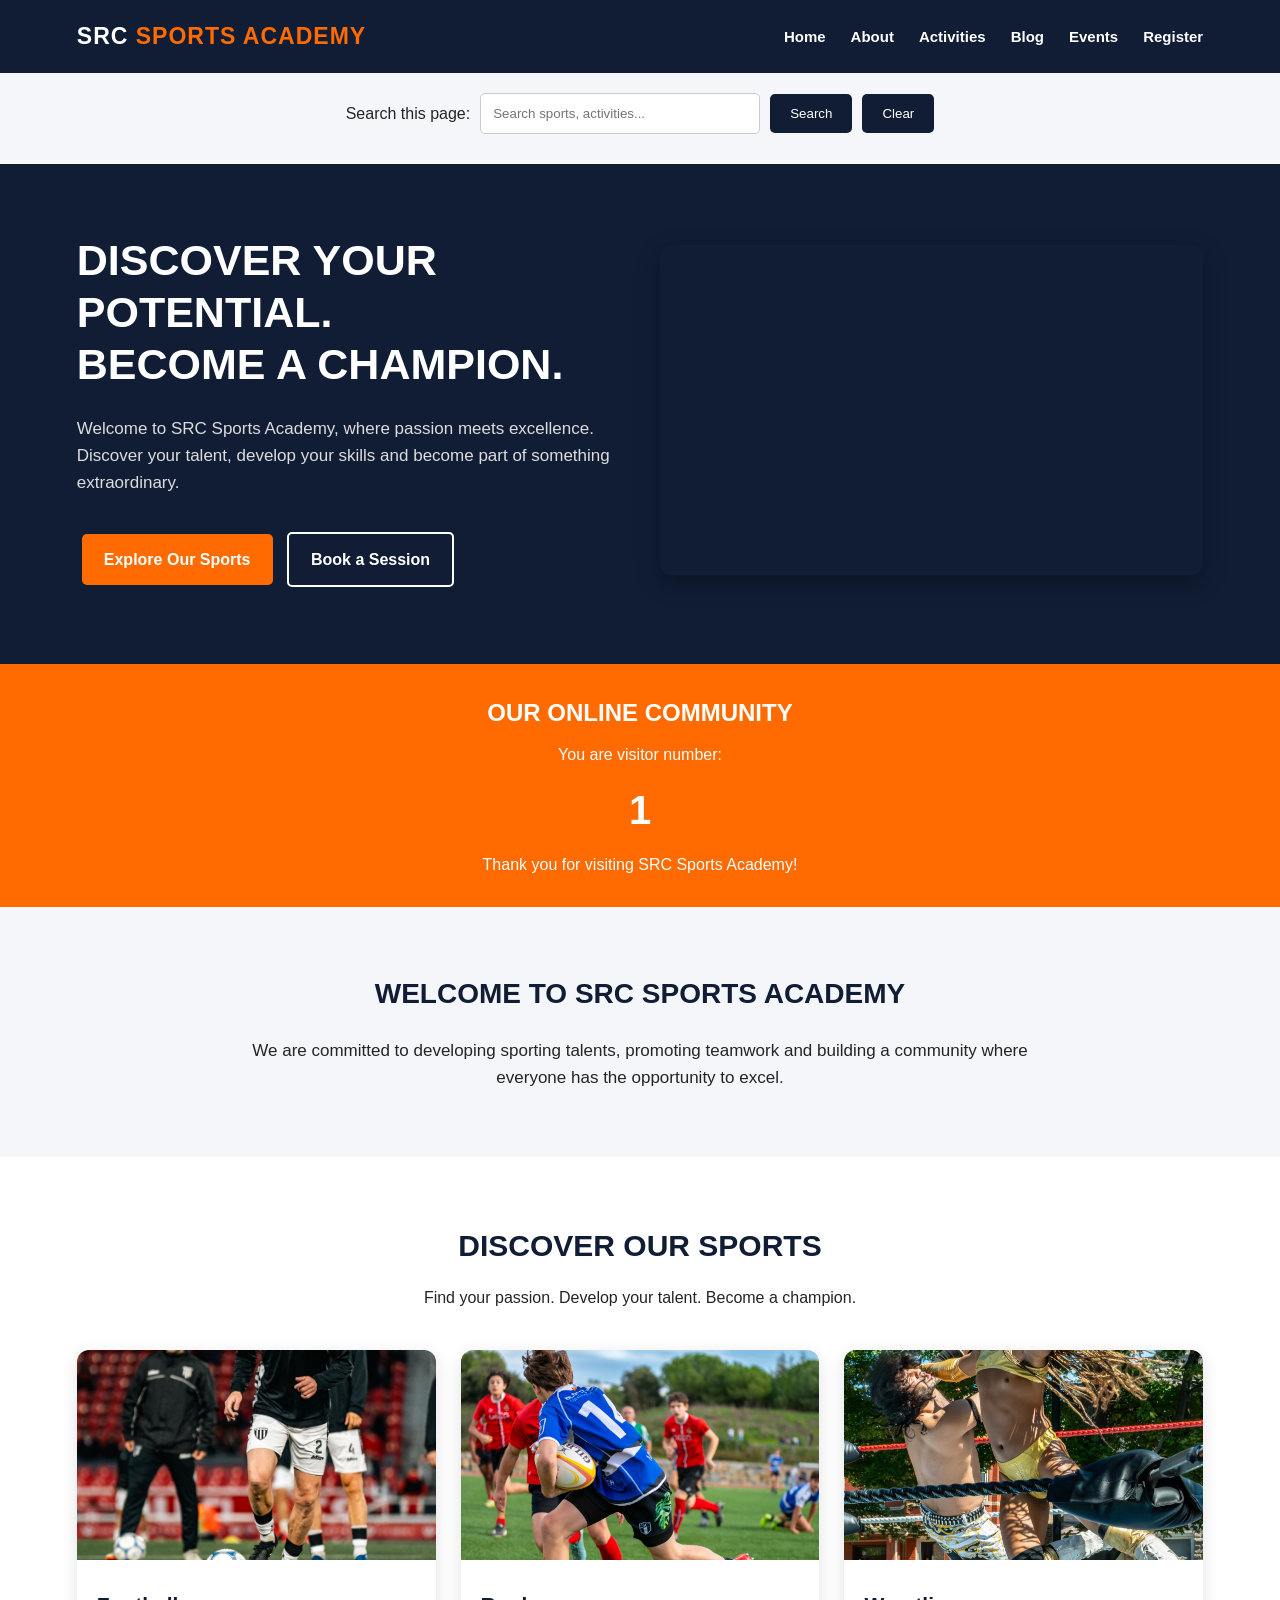
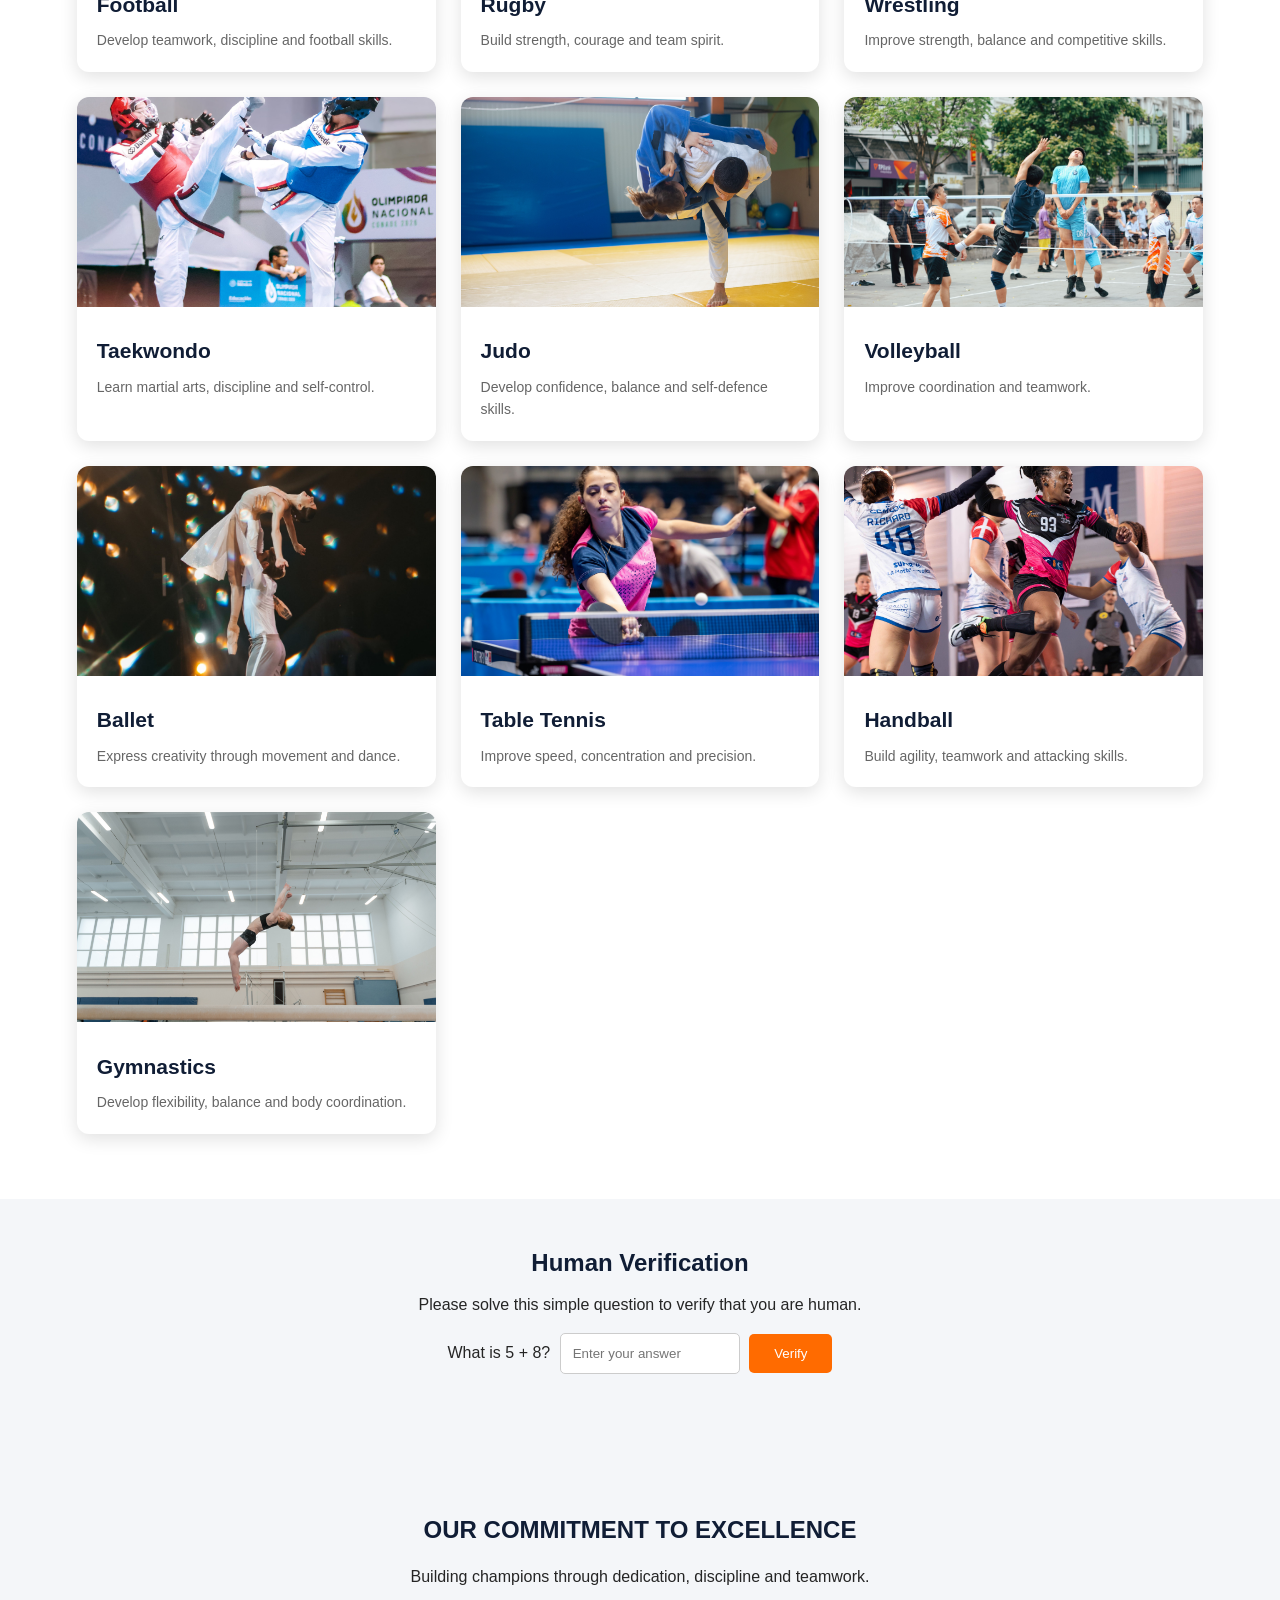
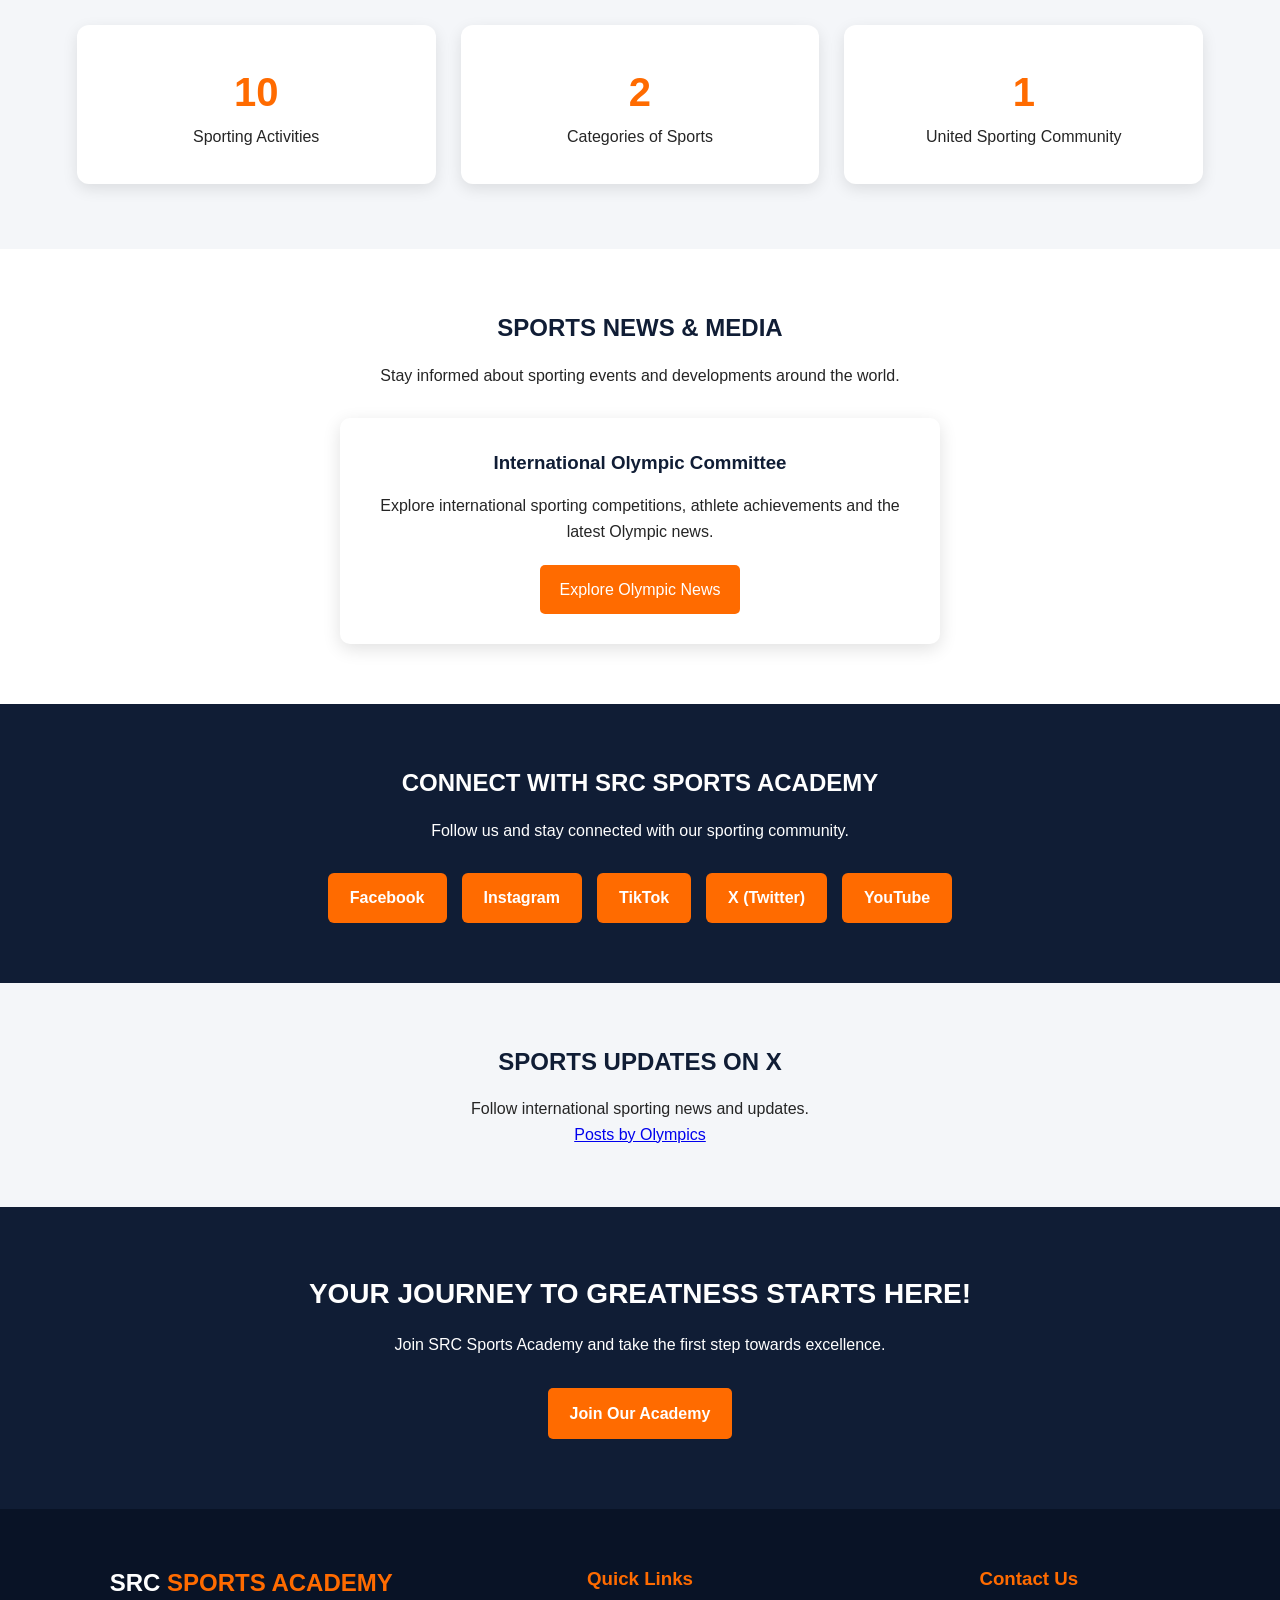
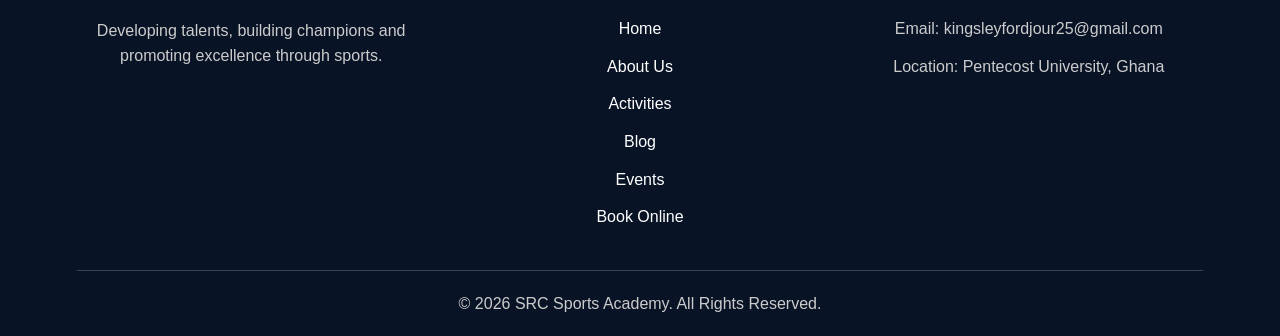
<file: index.html>
<!DOCTYPE html>
<html lang="en">

<head>
    <meta charset="UTF-8">
    <meta name="viewport" content="width=device-width, initial-scale=1.0">

    <meta name="description" content="Welcome to SRC Sports Academy. Discover sports, develop your talents and become a champion.">

    <title>SRC Sports Academy | Home</title>

    <link rel="stylesheet" href="css/style.css">
</head>

<body>

    <!-- Header Section -->
    <header>

        <div class="logo">
            <h2>SRC <span>SPORTS ACADEMY</span></h2>
        </div>

       <!-- Mobile Menu Button -->
<button class="menu-toggle" id="menuToggle"
        aria-label="Open navigation menu"
        aria-expanded="false">
    ☰
</button>

<!-- Navigation Menu -->
<nav id="mainNav">
    <ul>
        <li><a href="index.html">Home</a></li>
        <li><a href="about.html">About</a></li>
        <li><a href="activities.html">Activities</a></li>
        <li><a href="blog.html">Blog</a></li>
        <li><a href="events.html">Events</a></li>
        <li><a href="register.html">Register</a></li>
    </ul>
</nav>

    </header>


    <!-- Main Homepage Content -->
    <main>
	<!-- Website Search -->
<section class="search-section">

    <h2 class="visually-hidden">Search the Website</h2>

    <form id="searchForm">

        <label for="siteSearch">Search this page:</label>

        <input type="search"
               id="siteSearch"
               placeholder="Search sports, activities..."
               aria-label="Search website content">

        <button type="submit">Search</button>

        <button type="button" id="clearSearch">Clear</button>

    </form>

    <p id="searchMessage" aria-live="polite"></p>

</section>

        <!-- Hero Section -->
        <section class="hero">

            <div class="hero-content">

                <h1>DISCOVER YOUR POTENTIAL.<br>
                    BECOME A CHAMPION.</h1>

                <p>
                    Welcome to SRC Sports Academy, where passion meets
                    excellence. Discover your talent, develop your skills
                    and become part of something extraordinary.
                </p>

                <a href="activities.html" class="primary-btn">
                    Explore Our Sports
                </a>

                <a href="booking.html" class="secondary-btn">
                    Book a Session
                </a>

            </div>

            <div class="hero-video">

                <video autoplay muted loop playsinline>
                    <source src="videos/academy-intro.mp4" type="video/mp4">
                    Your browser does not support the video element.
                </video>

            </div>

        </section>
		<!-- Visitor Counter -->
<section class="visitor-counter">

    <h2>OUR ONLINE COMMUNITY</h2>

    <p>You are visitor number:</p>

    <span id="visitorCount">0</span>

    <p>Thank you for visiting SRC Sports Academy!</p>

</section>


        <!-- Introduction Section -->
        <section class="introduction">

            <h2>WELCOME TO SRC SPORTS ACADEMY</h2>

            <p>
                We are committed to developing sporting talents,
                promoting teamwork and building a community
                where everyone has the opportunity to excel.
            </p>

        </section>


        <!-- Sports Section -->
        <section class="sports-section">

            <h2>DISCOVER OUR SPORTS</h2>

            <p>Find your passion. Develop your talent. Become a champion.</p>

            <div class="sports-container">

    <div class="sport-card">
        <img src="images/football.jpg.jpg" alt="Football players in action">
        <div class="sport-info">
            <h3>Football</h3>
            <p>Develop teamwork, discipline and football skills.</p>
        </div>
    </div>

    <div class="sport-card">
        <img src="images/rugby.jpg.jpg" alt="Rugby players competing">
        <div class="sport-info">
            <h3>Rugby</h3>
            <p>Build strength, courage and team spirit.</p>
        </div>
    </div>

    <div class="sport-card">
        <img src="images/wrestling.jpg.jpg" alt="Wrestlers competing">
        <div class="sport-info">
            <h3>Wrestling</h3>
            <p>Improve strength, balance and competitive skills.</p>
        </div>
    </div>

    <div class="sport-card">
        <img src="images/taekwondo.jpg.jpg" alt="Taekwondo athletes training">
        <div class="sport-info">
            <h3>Taekwondo</h3>
            <p>Learn martial arts, discipline and self-control.</p>
        </div>
    </div>

    <div class="sport-card">
        <img src="images/judo.jpg.jpg" alt="Judo athletes practising">
        <div class="sport-info">
            <h3>Judo</h3>
            <p>Develop confidence, balance and self-defence skills.</p>
        </div>
    </div>

    <div class="sport-card">
        <img src="images/volleyball.jpg.jpg" alt="Volleyball players playing">
        <div class="sport-info">
            <h3>Volleyball</h3>
            <p>Improve coordination and teamwork.</p>
        </div>
    </div>

    <div class="sport-card">
        <img src="images/ballet.jpg.jpg" alt="Ballet dancers performing">
        <div class="sport-info">
            <h3>Ballet</h3>
            <p>Express creativity through movement and dance.</p>
        </div>
    </div>

    <div class="sport-card">
        <img src="images/table-tennis.jpg.jpg" alt="Table tennis players competing">
        <div class="sport-info">
            <h3>Table Tennis</h3>
            <p>Improve speed, concentration and precision.</p>
        </div>
    </div>

    <div class="sport-card">
        <img src="images/handball.jpg.jpg" alt="Handball players competing">
        <div class="sport-info">
            <h3>Handball</h3>
            <p>Build agility, teamwork and attacking skills.</p>
        </div>
    </div>

    <div class="sport-card">
        <img src="images/gymnastics.jpg.jpg" alt="Gymnast performing">
        <div class="sport-info">
            <h3>Gymnastics</h3>
            <p>Develop flexibility, balance and body coordination.</p>
        </div>
    </div>

</div>

        </section>
		<!-- CAPTCHA Verification -->
<section class="captcha-section">

    <h2>Human Verification</h2>

    <p>Please solve this simple question to verify that you are human.</p>

    <form id="captchaForm">

        <label id="captchaQuestion" for="captchaAnswer">
            What is 2 + 3?
        </label>

        <input type="number"
               id="captchaAnswer"
               placeholder="Enter your answer"
               required>

        <button type="submit">Verify</button>

        <p id="captchaMessage" aria-live="polite"></p>

    </form>

</section>

<!-- ACHIEVEMENTS SECTION -->

<section class="achievements">

    <h2>OUR COMMITMENT TO EXCELLENCE</h2>

    <p>Building champions through dedication, discipline and teamwork.</p>

    <div class="achievement-container">

        <div class="achievement-card">
            <h3>10</h3>
            <p>Sporting Activities</p>
        </div>

        <div class="achievement-card">
            <h3>2</h3>
            <p>Categories of Sports</p>
        </div>

        <div class="achievement-card">
            <h3>1</h3>
            <p>United Sporting Community</p>
        </div>

    </div>

</section>


<!-- SPORTS MEDIA COVERAGE -->

<section class="media-coverage">

    <h2>SPORTS NEWS & MEDIA</h2>

    <p>Stay informed about sporting events and developments around the world.</p>

    <div class="media-card">

        <h3>International Olympic Committee</h3>

        <p>
			Explore international sporting competitions,
            athlete achievements and the latest Olympic news.
        </p>

        <a href="https://olympics.com/"
           target="_blank"
           rel="noopener noreferrer">
            Explore Olympic News
        </a>

    </div>

</section>

<!-- SOCIAL MEDIA SECTION -->

<section class="social-section">

    <h2>CONNECT WITH SRC SPORTS ACADEMY</h2>

    <p>Follow us and stay connected with our sporting community.</p>

    <div class="social-links">

        <a href="https://www.facebook.com/"
           target="_blank" rel="noopener noreferrer">Facebook</a>

        <a href="https://www.instagram.com/"
           target="_blank" rel="noopener noreferrer">Instagram</a>

        <a href="https://www.tiktok.com/"
           target="_blank" rel="noopener noreferrer">TikTok</a>

        <a href="https://x.com/"
           target="_blank" rel="noopener noreferrer">X (Twitter)</a>

        <a href="https://www.youtube.com/"
           target="_blank" rel="noopener noreferrer">YouTube</a>

    </div>

</section>


<!-- TWITTER / X FEED -->

<section class="twitter-section">

    <h2>SPORTS UPDATES ON X</h2>

    <p>Follow international sporting news and updates.</p>

    <a class="twitter-timeline"
       data-height="450"
       href="https://twitter.com/Olympics">
       Posts by Olympics
    </a>

</section>
        <!-- Call To Action -->
        <section class="call-to-action">

            <h2>YOUR JOURNEY TO GREATNESS STARTS HERE!</h2>

            <p>Join SRC Sports Academy and take the first step towards excellence.</p>

            <a href="register.html" class="primary-btn">Join Our Academy</a>

        </section>

    </main>


    <!-- WEBSITE FOOTER -->

<footer class="main-footer">

    <div class="footer-container">

        <div class="footer-about">

            <h2>SRC <span>SPORTS ACADEMY</span></h2>

            <p>
                Developing talents, building champions
                and promoting excellence through sports.
            </p>

        </div>


        <div class="footer-links">

            <h3>Quick Links</h3>

            <a href="index.html">Home</a>
            <a href="about.html">About Us</a>
            <a href="activities.html">Activities</a>
            <a href="blog.html">Blog</a>
            <a href="events.html">Events</a>
            <a href="booking.html">Book Online</a>

        </div>


        <div class="footer-contact">

            <h3>Contact Us</h3>

            <p>Email: kingsleyfordjour25@gmail.com</p>

            <p>Location: Pentecost University, Ghana</p>

        </div>

    </div>

    <div class="footer-bottom">

        <p>
            &copy; 2026 SRC Sports Academy.
            All Rights Reserved.
        </p>

    </div>

</footer>
	<!-- jQuery Library -->
<script src="https://code.jquery.com/jquery-3.7.1.min.js"></script>

<!-- Custom JavaScript -->
<script src="js/script.js"></script>
<!-- TWITTER WIDGET SCRIPT -->

<script async src="https://platform.twitter.com/widgets.js"></script>

</body>
</html>
</file>
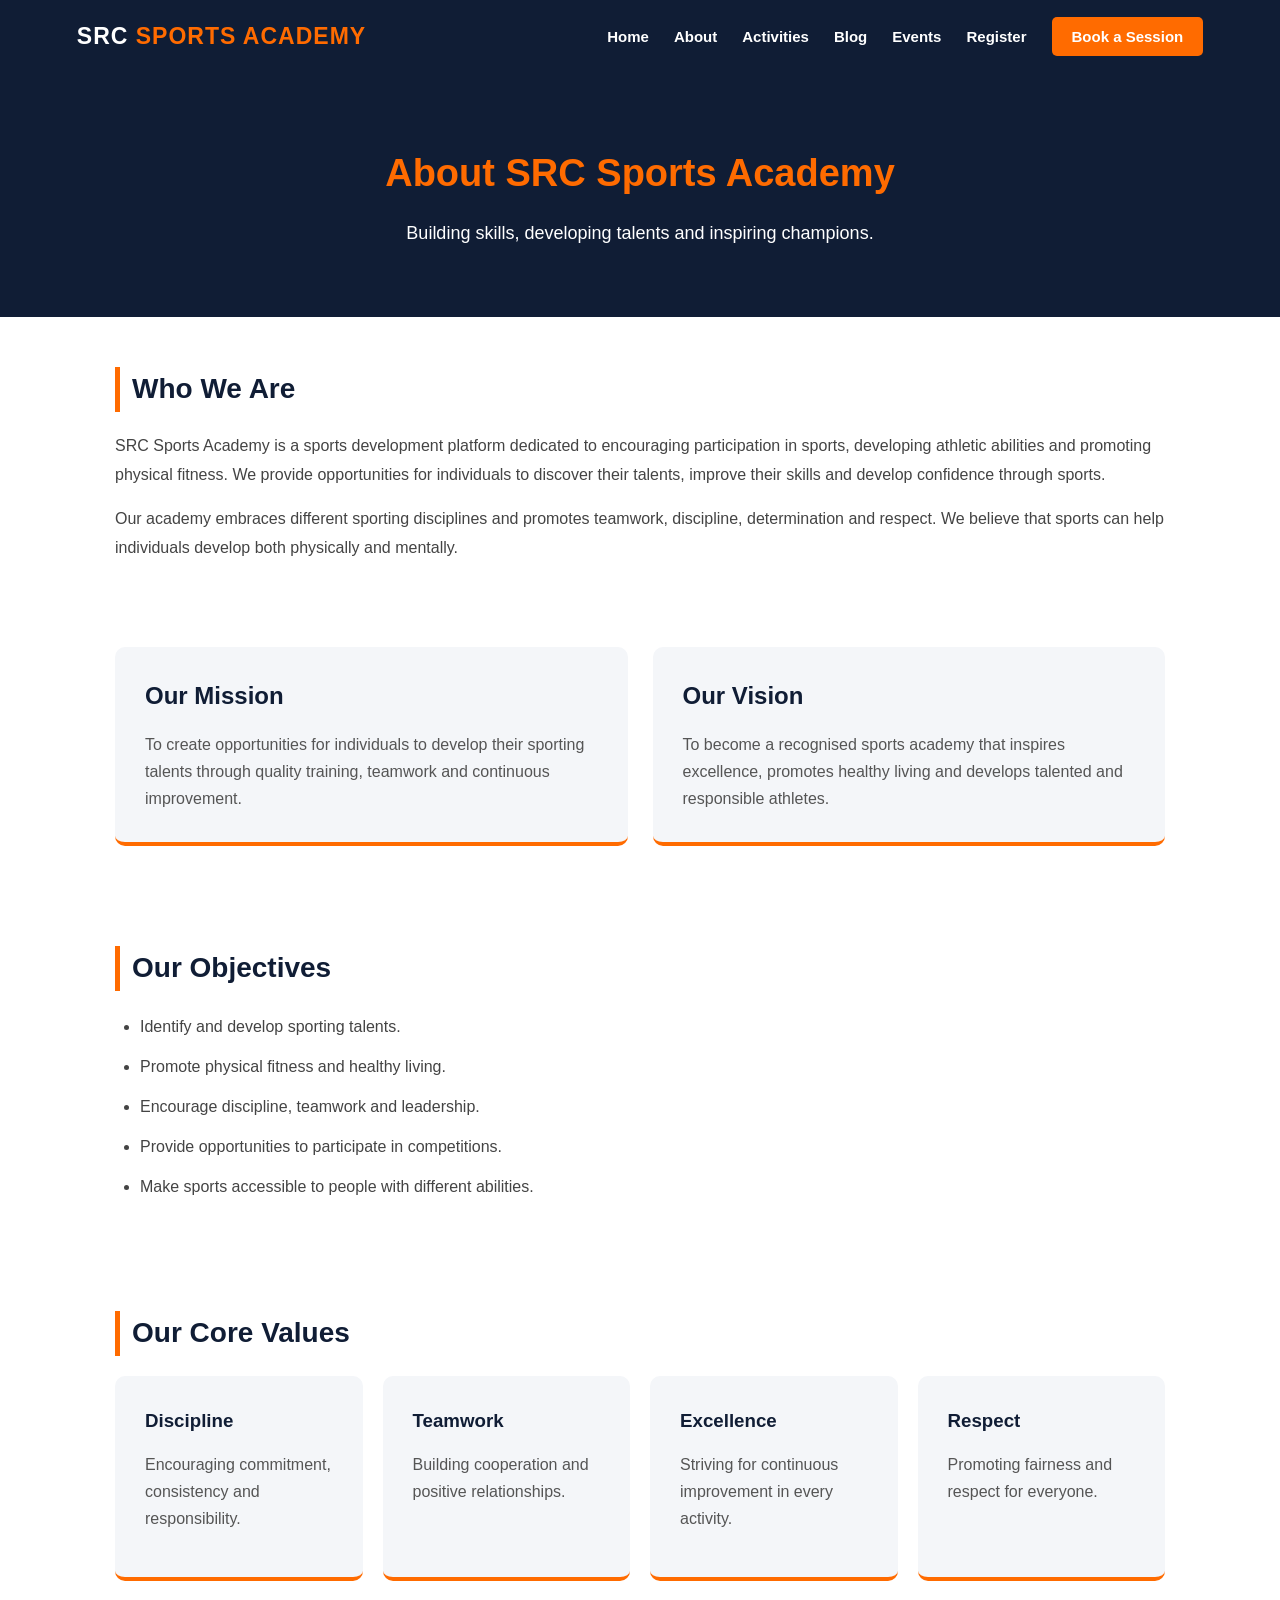
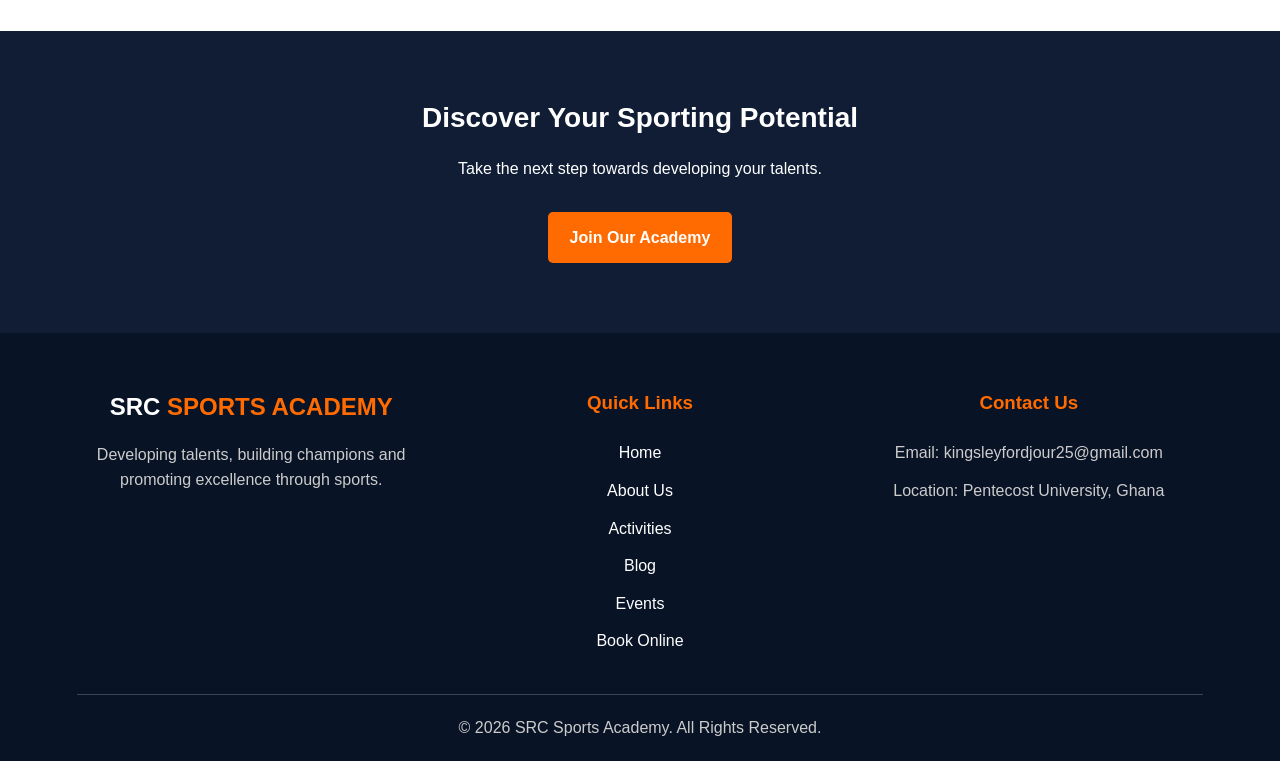
<file: about.html>
<!DOCTYPE html>
<html lang="en">
<head>
    <meta charset="UTF-8">
    <meta name="viewport" content="width=device-width, initial-scale=1.0">
    <meta name="description" content="Learn about SRC Sports Academy, our mission, vision and commitment to sports development.">

    <title>About Us | SRC Sports Academy</title>

    <link rel="stylesheet" href="css/style.css">
</head>

<body>

  <!-- HEADER SECTION -->
<header>

    <div class="logo">
        <h2>SRC <span>SPORTS ACADEMY</span></h2>
    </div>

    <button class="menu-toggle" id="menuToggle"
            aria-label="Open navigation menu"
            aria-expanded="false">
        ☰
    </button>

    <nav id="mainNav">
        <ul>
            <li><a href="index.html">Home</a></li>
            <li><a href="about.html">About</a></li>
            <li><a href="activities.html">Activities</a></li>
            <li><a href="blog.html">Blog</a></li>
            <li><a href="events.html">Events</a></li>
            <li><a href="register.html">Register</a></li>
            <li><a href="booking.html" class="booking-btn">Book a Session</a></li>
        </ul>
    </nav>

</header>


    <!-- PAGE INTRODUCTION -->
    <main>

        <section class="page-banner">
            <h1>About SRC Sports Academy</h1>
            <p>Building skills, developing talents and inspiring champions.</p>
        </section>


        <!-- WHO WE ARE -->
        <section class="about-section">

            <h2>Who We Are</h2>

            <p>
                SRC Sports Academy is a sports development platform dedicated
                to encouraging participation in sports, developing athletic
                abilities and promoting physical fitness. We provide
                opportunities for individuals to discover their talents,
                improve their skills and develop confidence through sports.
            </p>

            <p>
                Our academy embraces different sporting disciplines and
                promotes teamwork, discipline, determination and respect.
                We believe that sports can help individuals develop both
                physically and mentally.
            </p>

        </section>


        <!-- MISSION AND VISION -->
        <section class="mission-vision">

            <div class="about-card">
                <h2>Our Mission</h2>

                <p>
                    To create opportunities for individuals to develop
                    their sporting talents through quality training,
                    teamwork and continuous improvement.
                </p>
            </div>

            <div class="about-card">
                <h2>Our Vision</h2>

                <p>
                    To become a recognised sports academy that inspires
                    excellence, promotes healthy living and develops
                    talented and responsible athletes.
                </p>
            </div>

        </section>


        <!-- OBJECTIVES -->
        <section class="about-section">

            <h2>Our Objectives</h2>

            <ul class="objectives-list">
                <li>Identify and develop sporting talents.</li>
                <li>Promote physical fitness and healthy living.</li>
                <li>Encourage discipline, teamwork and leadership.</li>
                <li>Provide opportunities to participate in competitions.</li>
                <li>Make sports accessible to people with different abilities.</li>
            </ul>

        </section>


        <!-- OUR VALUES -->
        <section class="about-section">

            <h2>Our Core Values</h2>

            <div class="values-container">

                <div class="about-card">
                    <h3>Discipline</h3>
                    <p>Encouraging commitment, consistency and responsibility.</p>
                </div>

                <div class="about-card">
                    <h3>Teamwork</h3>
                    <p>Building cooperation and positive relationships.</p>
                </div>

                <div class="about-card">
                    <h3>Excellence</h3>
                    <p>Striving for continuous improvement in every activity.</p>
                </div>

                <div class="about-card">
                    <h3>Respect</h3>
                    <p>Promoting fairness and respect for everyone.</p>
                </div>

            </div>

        </section>


        <!-- CALL TO ACTION -->
        <section class="call-to-action">

            <h2>Discover Your Sporting Potential</h2>

            <p>Take the next step towards developing your talents.</p>

            <a href="register.html" class="primary-btn">Join Our Academy</a>

        </section>

    </main>


    <!-- WEBSITE FOOTER -->
<footer class="main-footer">

    <div class="footer-container">

        <div class="footer-about">
            <h2>SRC <span>SPORTS ACADEMY</span></h2>
            <p>Developing talents, building champions and promoting excellence through sports.</p>
        </div>

        <div class="footer-links">
            <h3>Quick Links</h3>
            <a href="index.html">Home</a>
            <a href="about.html">About Us</a>
            <a href="activities.html">Activities</a>
            <a href="blog.html">Blog</a>
            <a href="events.html">Events</a>
            <a href="booking.html">Book Online</a>
        </div>

        <div class="footer-contact">
            <h3>Contact Us</h3>
            <p>Email: kingsleyfordjour25@gmail.com</p>
            <p>Location: Pentecost University, Ghana</p>
        </div>

    </div>

    <div class="footer-bottom">
        <p>&copy; 2026 SRC Sports Academy. All Rights Reserved.</p>
    </div>

</footer>


    <script src="js/script.js"></script>

</body>
</html>
</file>
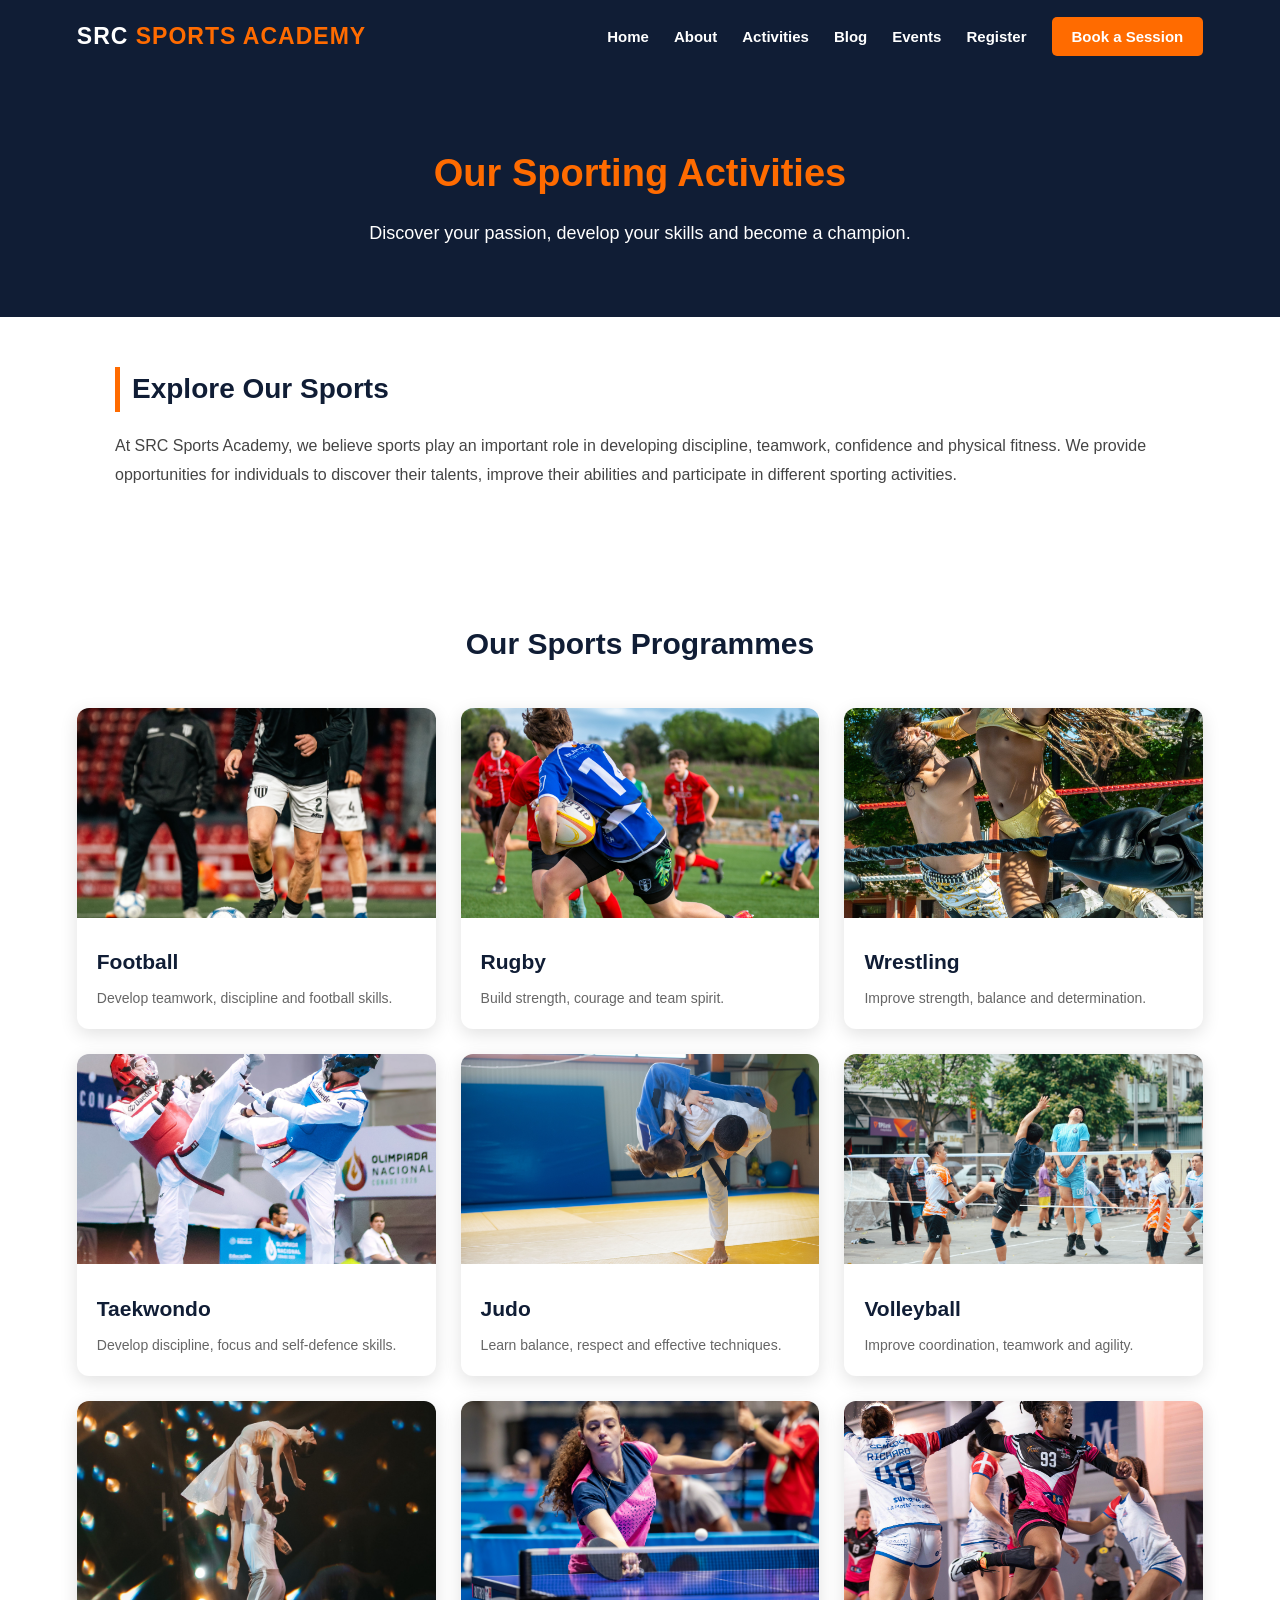
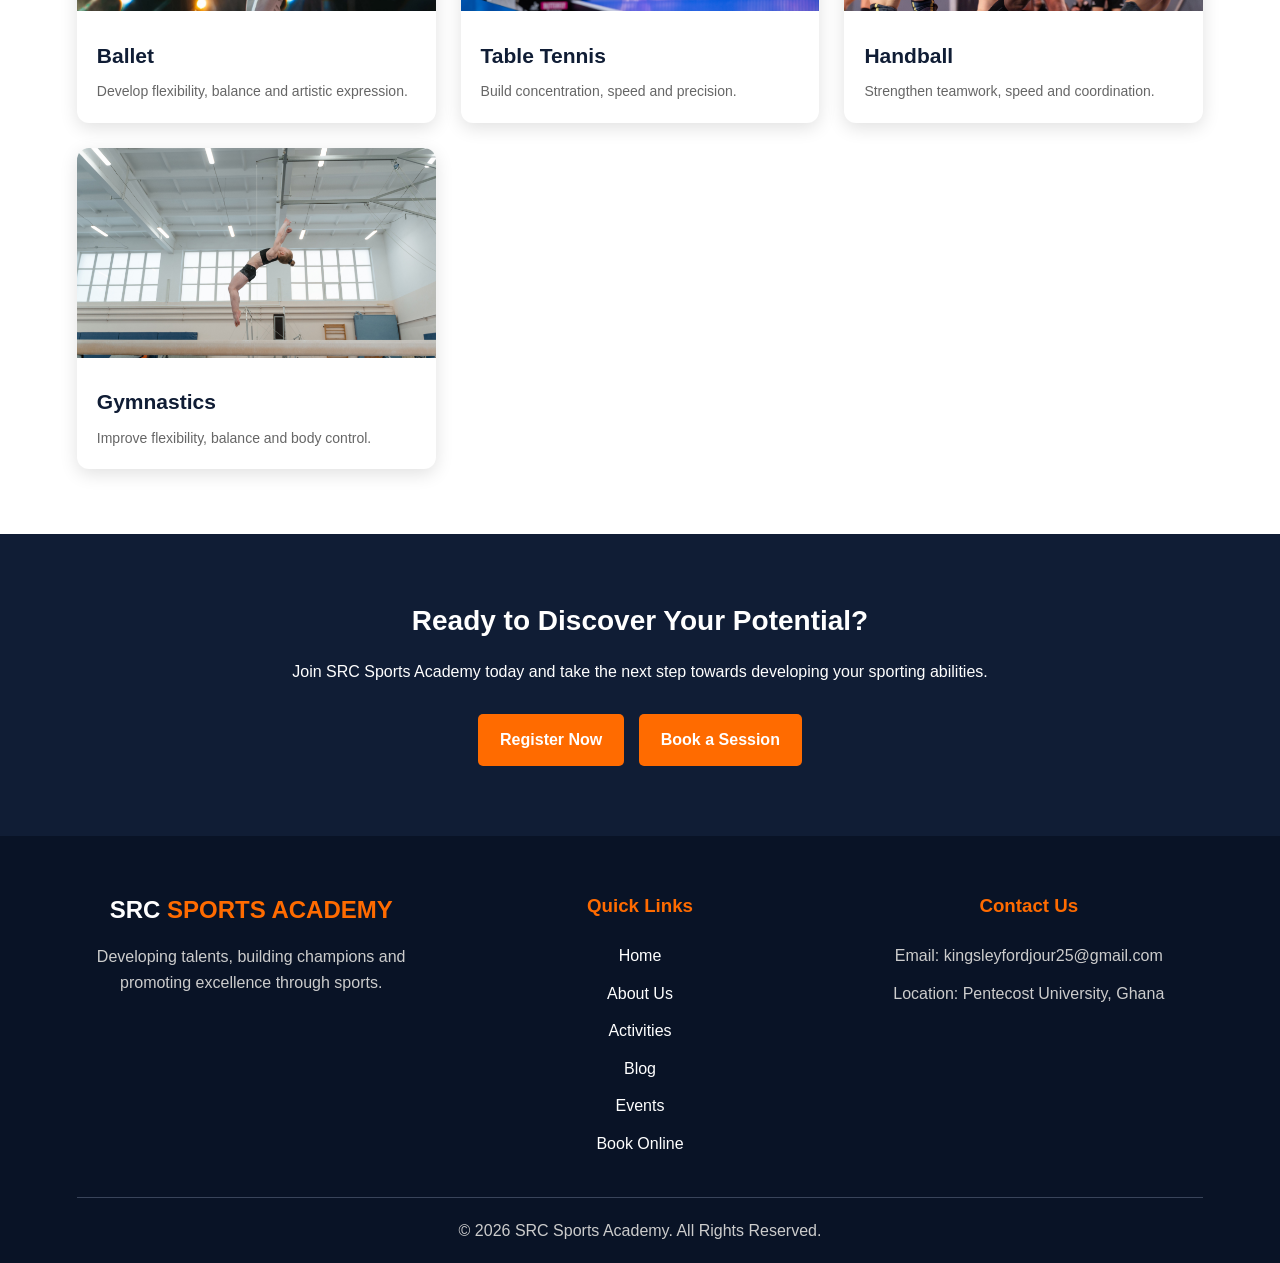
<file: activities.html>
<!DOCTYPE html>
<html lang="en">

<head>
    <meta charset="UTF-8">
    <meta name="viewport" content="width=device-width, initial-scale=1.0">
    <meta name="description" content="Explore the sporting activities offered by SRC Sports Academy.">
    <title>Activities | SRC Sports Academy</title>

    <link rel="stylesheet" href="css/style.css">
</head>

<body>

   <!-- HEADER SECTION -->
<header>

    <div class="logo">
        <h2>SRC <span>SPORTS ACADEMY</span></h2>
    </div>

    <button class="menu-toggle" id="menuToggle"
            aria-label="Open navigation menu"
            aria-expanded="false">
        ☰
    </button>

    <nav id="mainNav">
        <ul>
            <li><a href="index.html">Home</a></li>
            <li><a href="about.html">About</a></li>
            <li><a href="activities.html">Activities</a></li>
            <li><a href="blog.html">Blog</a></li>
            <li><a href="events.html">Events</a></li>
            <li><a href="register.html">Register</a></li>
            <li><a href="booking.html" class="booking-btn">Book a Session</a></li>
        </ul>
    </nav>

</header>
<!-- PAGE BANNER -->
<section class="page-banner">
    <h1>Our Sporting Activities</h1>
    <p>Discover your passion, develop your skills and become a champion.</p>
</section>
<!-- ACTIVITIES INTRODUCTION -->
<section class="about-section">

    <h2>Explore Our Sports</h2>

    <p>
        At SRC Sports Academy, we believe sports play an important role
        in developing discipline, teamwork, confidence and physical fitness.
        We provide opportunities for individuals to discover their talents,
        improve their abilities and participate in different sporting activities.
    </p>

</section>
<!-- SPORTS ACTIVITIES -->
<section class="sports-section">

    <h2>Our Sports Programmes</h2>

    <div class="sports-container">

        <div class="sport-card">
            <img src="images/football.jpg.jpg" alt="Football players competing">
            <div class="sport-info">
                <h3>Football</h3>
                <p>Develop teamwork, discipline and football skills.</p>
            </div>
        </div>

        <div class="sport-card">
            <img src="images/rugby.jpg.jpg" alt="Rugby players competing">
            <div class="sport-info">
                <h3>Rugby</h3>
                <p>Build strength, courage and team spirit.</p>
            </div>
        </div>

        <div class="sport-card">
            <img src="images/wrestling.jpg.jpg" alt="Wrestlers competing">
            <div class="sport-info">
                <h3>Wrestling</h3>
                <p>Improve strength, balance and determination.</p>
            </div>
        </div>

        <div class="sport-card">
            <img src="images/taekwondo.jpg.jpg" alt="Taekwondo athletes training">
            <div class="sport-info">
                <h3>Taekwondo</h3>
                <p>Develop discipline, focus and self-defence skills.</p>
            </div>
        </div>

        <div class="sport-card">
            <img src="images/judo.jpg.jpg" alt="Judo athletes competing">
            <div class="sport-info">
                <h3>Judo</h3>
                <p>Learn balance, respect and effective techniques.</p>
            </div>
        </div>

        <div class="sport-card">
            <img src="images/volleyball.jpg.jpg" alt="Volleyball players in action">
            <div class="sport-info">
                <h3>Volleyball</h3>
                <p>Improve coordination, teamwork and agility.</p>
            </div>
        </div>

        <div class="sport-card">
            <img src="images/ballet.jpg.jpg" alt="Ballet dancers performing">
            <div class="sport-info">
                <h3>Ballet</h3>
                <p>Develop flexibility, balance and artistic expression.</p>
            </div>
        </div>

        <div class="sport-card">
            <img src="images/table-tennis.jpg.jpg" alt="Table tennis players competing">
            <div class="sport-info">
                <h3>Table Tennis</h3>
                <p>Build concentration, speed and precision.</p>
            </div>
        </div>

        <div class="sport-card">
            <img src="images/handball.jpg.jpg" alt="Handball players competing">
            <div class="sport-info">
                <h3>Handball</h3>
                <p>Strengthen teamwork, speed and coordination.</p>
            </div>
        </div>

        <div class="sport-card">
            <img src="images/gymnastics.jpg.jpg" alt="Gymnasts performing">
            <div class="sport-info">
                <h3>Gymnastics</h3>
                <p>Improve flexibility, balance and body control.</p>
            </div>
        </div>

    </div>

</section>
<!-- CALL TO ACTION -->
<section class="call-to-action">

    <h2>Ready to Discover Your Potential?</h2>

    <p>
        Join SRC Sports Academy today and take the next step
        towards developing your sporting abilities.
    </p>

    <a href="register.html" class="primary-btn">Register Now</a>

    <a href="booking.html" class="primary-btn">Book a Session</a>

</section>
<!-- WEBSITE FOOTER -->
<footer class="main-footer">

    <div class="footer-container">

        <div class="footer-about">
            <h2>SRC <span>SPORTS ACADEMY</span></h2>
            <p>Developing talents, building champions and promoting excellence through sports.</p>
        </div>

        <div class="footer-links">
            <h3>Quick Links</h3>
            <a href="index.html">Home</a>
            <a href="about.html">About Us</a>
            <a href="activities.html">Activities</a>
            <a href="blog.html">Blog</a>
            <a href="events.html">Events</a>
            <a href="booking.html">Book Online</a>
        </div>

        <div class="footer-contact">
            <h3>Contact Us</h3>
            <p>Email: kingsleyfordjour25@gmail.com</p>
            <p>Location: Pentecost University, Ghana</p>
        </div>

    </div>

    <div class="footer-bottom">
        <p>&copy; 2026 SRC Sports Academy. All Rights Reserved.</p>
    </div>

</footer>
    <script src="js/script.js"></script>

</body>
</html>
</file>
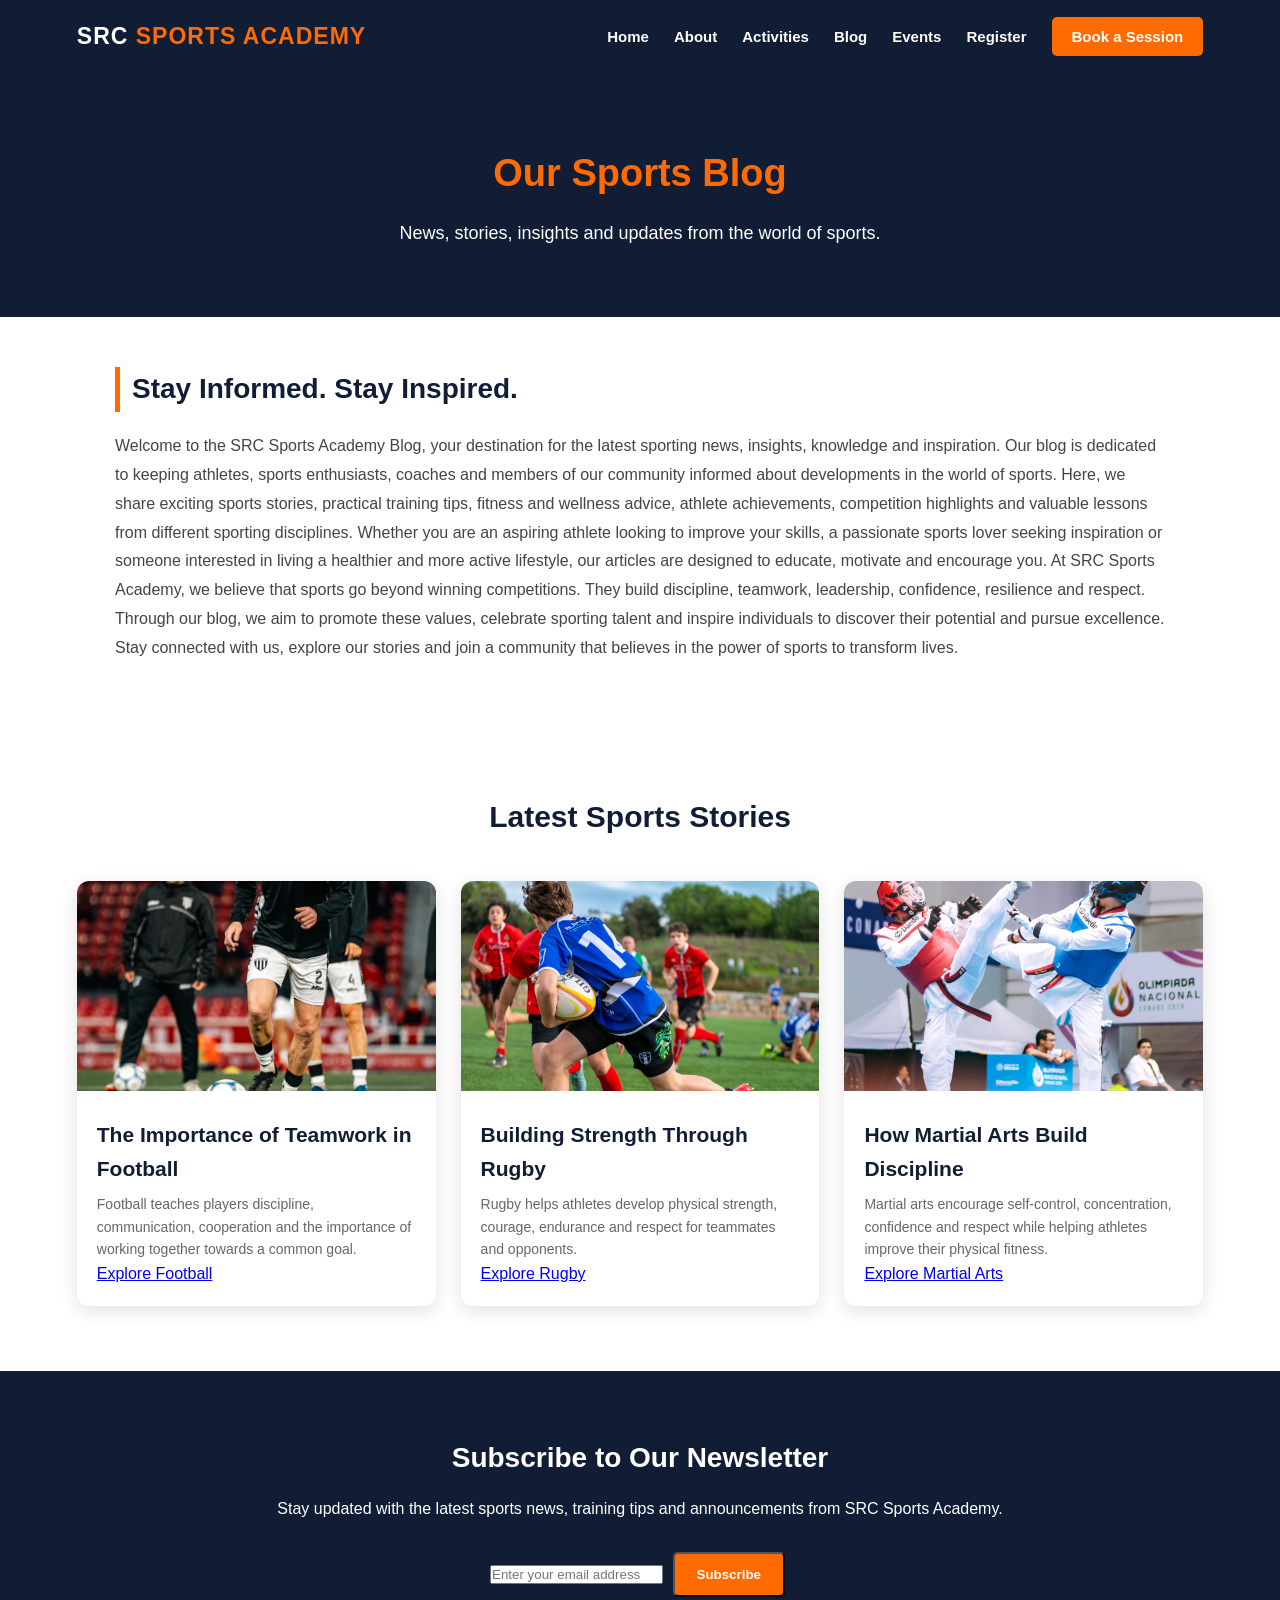
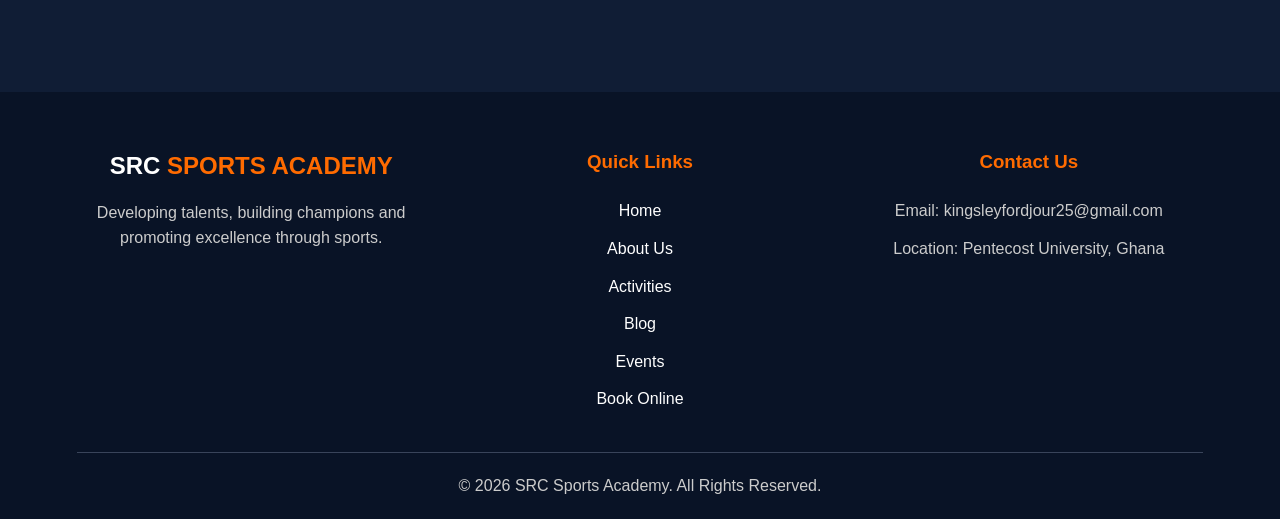
<file: blog.html>
<!DOCTYPE html>
<html lang="en">

<head>
    <meta charset="UTF-8">
    <meta name="viewport" content="width=device-width, initial-scale=1.0">
    <meta name="description" content="Read the latest sports news, updates and stories from SRC Sports Academy.">

    <title>Blog | SRC Sports Academy</title>

    <link rel="stylesheet" href="css/style.css">
</head>

<body>

    <!-- HEADER SECTION -->
<header>

    <div class="logo">
        <h2>SRC <span>SPORTS ACADEMY</span></h2>
    </div>

    <button class="menu-toggle" id="menuToggle"
            aria-label="Open navigation menu"
            aria-expanded="false">
        ☰
    </button>

    <nav id="mainNav">
        <ul>
            <li><a href="index.html">Home</a></li>
            <li><a href="about.html">About</a></li>
            <li><a href="activities.html">Activities</a></li>
            <li><a href="blog.html">Blog</a></li>
            <li><a href="events.html">Events</a></li>
            <li><a href="register.html">Register</a></li>
            <li><a href="booking.html" class="booking-btn">Book a Session</a></li>
        </ul>
    </nav>

</header>
<!-- PAGE BANNER -->
<section class="page-banner">

    <h1>Our Sports Blog</h1>

    <p>News, stories, insights and updates from the world of sports.</p>

</section>
<!-- BLOG INTRODUCTION -->
<section class="about-section">

    <h2>Stay Informed. Stay Inspired.</h2>

    <p>
        Welcome to the SRC Sports Academy Blog, your destination for the latest sporting news, insights, knowledge and inspiration. Our blog is dedicated to keeping athletes, sports enthusiasts, coaches and members of our community informed about developments in the world of sports.

Here, we share exciting sports stories, practical training tips, fitness and wellness advice, athlete achievements, competition highlights and valuable lessons from different sporting disciplines. Whether you are an aspiring athlete looking to improve your skills, a passionate sports lover seeking inspiration or someone interested in living a healthier and more active lifestyle, our articles are designed to educate, motivate and encourage you.

At SRC Sports Academy, we believe that sports go beyond winning competitions. They build discipline, teamwork, leadership, confidence, resilience and respect. Through our blog, we aim to promote these values, celebrate sporting talent and inspire individuals to discover their potential and pursue excellence.

Stay connected with us, explore our stories and join a community that believes in the power of sports to transform lives.
    </p>

</section>
<!-- BLOG ARTICLES -->
<section class="sports-section">

    <h2>Latest Sports Stories</h2>

    <div class="sports-container">

        <!-- ARTICLE 1 -->
        <div class="sport-card">
            <img src="images/football.jpg.jpg" alt="Football players training">

            <div class="sport-info">
                <h3>The Importance of Teamwork in Football</h3>

                <p>
                    Football teaches players discipline, communication,
                    cooperation and the importance of working together
                    towards a common goal.
                </p>

                <a href="activities.html">Explore Football</a>
            </div>
        </div>

        <!-- ARTICLE 2 -->
        <div class="sport-card">
            <img src="images/rugby.jpg.jpg" alt="Rugby players competing">

            <div class="sport-info">
                <h3>Building Strength Through Rugby</h3>

                <p>
                    Rugby helps athletes develop physical strength,
                    courage, endurance and respect for teammates
                    and opponents.
                </p>

                <a href="activities.html">Explore Rugby</a>
            </div>
        </div>

        <!-- ARTICLE 3 -->
        <div class="sport-card">
            <img src="images/taekwondo.jpg.jpg" alt="Taekwondo athletes training">

            <div class="sport-info">
                <h3>How Martial Arts Build Discipline</h3>

                <p>
                    Martial arts encourage self-control, concentration,
                    confidence and respect while helping athletes
                    improve their physical fitness.
                </p>

                <a href="activities.html">Explore Martial Arts</a>
            </div>
        </div>

    </div>

</section>
<!-- NEWSLETTER SECTION -->
<section class="call-to-action">

    <h2>Subscribe to Our Newsletter</h2>

    <p>
        Stay updated with the latest sports news, training tips
        and announcements from SRC Sports Academy.
    </p>

    <form id="newsletterForm">

        <input
            type="email"
            id="newsletterEmail"
            placeholder="Enter your email address"
            aria-label="Email address"
            required
        >

        <button type="submit" class="primary-btn">
            Subscribe
        </button>

    </form>

    <p id="newsletterMessage" aria-live="polite"></p>

</section>
<!-- WEBSITE FOOTER -->
<footer class="main-footer">

    <div class="footer-container">

        <div class="footer-about">
            <h2>SRC <span>SPORTS ACADEMY</span></h2>
            <p>Developing talents, building champions and promoting excellence through sports.</p>
        </div>

        <div class="footer-links">
            <h3>Quick Links</h3>
            <a href="index.html">Home</a>
            <a href="about.html">About Us</a>
            <a href="activities.html">Activities</a>
            <a href="blog.html">Blog</a>
            <a href="events.html">Events</a>
            <a href="booking.html">Book Online</a>
        </div>

        <div class="footer-contact">
            <h3>Contact Us</h3>
            <p>Email: kingsleyfordjour25@gmail.com</p>
            <p>Location: Pentecost University, Ghana</p>
        </div>

    </div>

    <div class="footer-bottom">
        <p>&copy; 2026 SRC Sports Academy. All Rights Reserved.</p>
    </div>

</footer>


    <script src="js/script.js"></script>

</body>
</html>
</file>
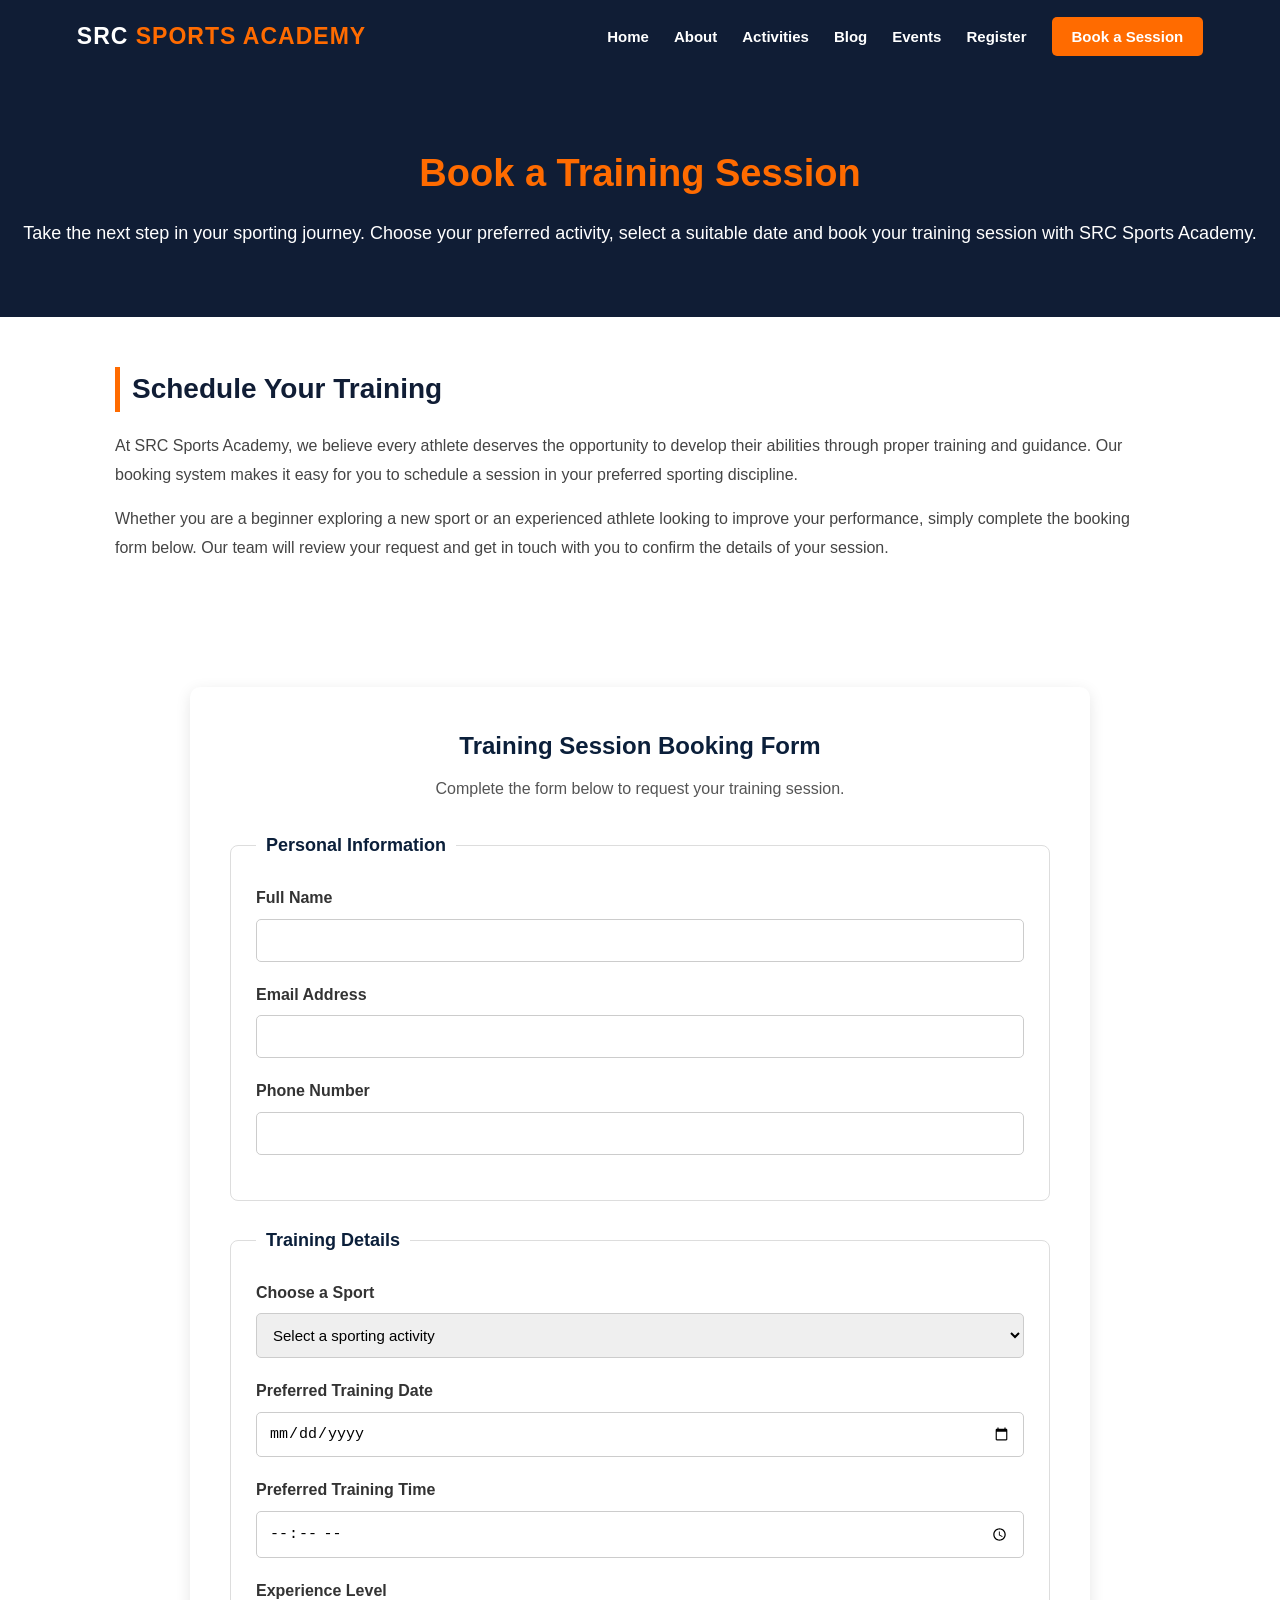
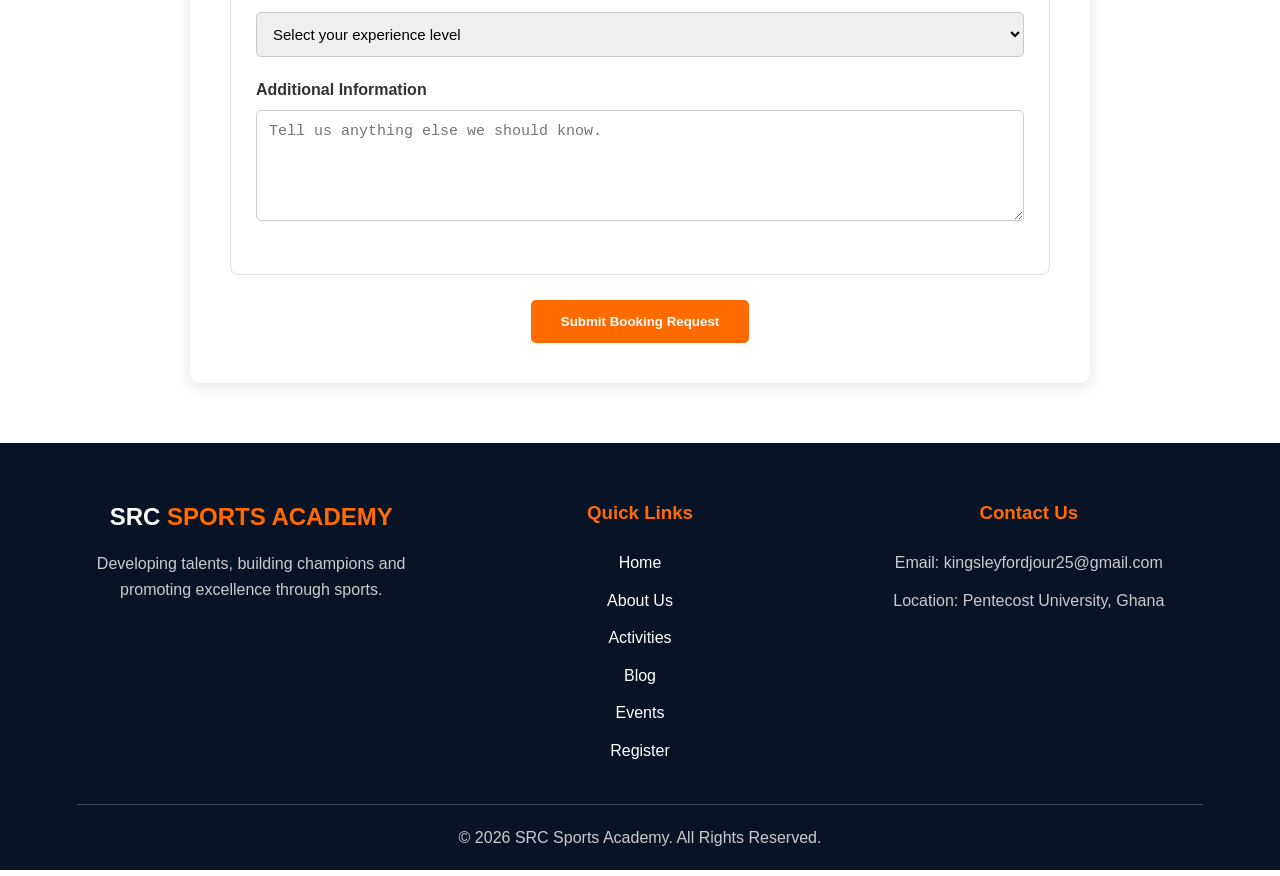
<file: booking.html>
<!DOCTYPE html>
<html lang="en">

<head>
    <meta charset="UTF-8">
    <meta name="viewport" content="width=device-width, initial-scale=1.0">

    <meta name="description" content="Book a training session at SRC Sports Academy.">

    <title>Book a Session | SRC Sports Academy</title>

    <link rel="stylesheet" href="css/style.css">
</head>

<body>

    <!-- WEBSITE HEADER -->

<header>

    <div class="logo">
        <h2>SRC <span>SPORTS ACADEMY</span></h2>
    </div>

    <button class="menu-toggle" id="menuToggle"
            aria-label="Open navigation menu"
            aria-expanded="false">☰</button>

    <nav id="mainNav">
        <ul>
            <li><a href="index.html">Home</a></li>
            <li><a href="about.html">About</a></li>
            <li><a href="activities.html">Activities</a></li>
            <li><a href="blog.html">Blog</a></li>
            <li><a href="events.html">Events</a></li>
            <li><a href="register.html">Register</a></li>
            <li><a href="booking.html" class="booking-btn">Book a Session</a></li>
        </ul>
    </nav>

</header>
<!-- BOOKING PAGE BANNER -->

<section class="page-banner">

    <h1>Book a Training Session</h1>

    <p>
        Take the next step in your sporting journey.
        Choose your preferred activity, select a suitable date
        and book your training session with SRC Sports Academy.
    </p>

</section>
<!-- BOOKING INTRODUCTION -->

<section class="about-section">

    <h2>Schedule Your Training</h2>

    <p>
        At SRC Sports Academy, we believe every athlete deserves
        the opportunity to develop their abilities through proper
        training and guidance. Our booking system makes it easy
        for you to schedule a session in your preferred sporting
        discipline.

    </p>

    <p>
        Whether you are a beginner exploring a new sport or an
        experienced athlete looking to improve your performance,
        simply complete the booking form below. Our team will
        review your request and get in touch with you to confirm
        the details of your session.
    </p>

</section>
<!-- ONLINE BOOKING FORM -->

<section class="registration-section">

    <h2>Training Session Booking Form</h2>

    <p>Complete the form below to request your training session.</p>

    <form id="bookingForm">

        <fieldset>
            <legend>Personal Information</legend>

            <div class="form-group">
                <label for="bookingName">Full Name</label>
                <input type="text" id="bookingName" name="bookingName" required>
            </div>

            <div class="form-group">
                <label for="bookingEmail">Email Address</label>
                <input type="email" id="bookingEmail" name="bookingEmail" required>
            </div>

            <div class="form-group">
                <label for="bookingPhone">Phone Number</label>
                <input type="tel" id="bookingPhone" name="bookingPhone" required>
            </div>

        </fieldset>

        <fieldset>
            <legend>Training Details</legend>

            <div class="form-group">
                <label for="bookingSport">Choose a Sport</label>

                <select id="bookingSport" name="bookingSport" required>
                    <option value="">Select a sporting activity</option>
                    <option value="Football">Football</option>
                    <option value="Rugby">Rugby</option>
                    <option value="Wrestling">Wrestling</option>
                    <option value="Taekwondo">Taekwondo</option>
                    <option value="Judo">Judo</option>
                    <option value="Volleyball">Volleyball</option>
                    <option value="Ballet">Ballet</option>
                    <option value="Table Tennis">Table Tennis</option>
                    <option value="Handball">Handball</option>
                    <option value="Gymnastics">Gymnastics</option>
                </select>
            </div>

            <div class="form-group">
                <label for="bookingDate">Preferred Training Date</label>
                <input type="date" id="bookingDate" name="bookingDate" required>
            </div>

            <div class="form-group">
                <label for="bookingTime">Preferred Training Time</label>
                <input type="time" id="bookingTime" name="bookingTime" required>
            </div>

            <div class="form-group">
                <label for="bookingExperience">Experience Level</label>

                <select id="bookingExperience" name="bookingExperience" required>
                    <option value="">Select your experience level</option>
                    <option value="Beginner">Beginner</option>
                    <option value="Intermediate">Intermediate</option>
                    <option value="Advanced">Advanced</option>
                </select>
            </div>

            <div class="form-group">
                <label for="bookingMessage">Additional Information</label>
                <textarea id="bookingMessage" name="bookingMessage"
                          rows="5" placeholder="Tell us anything else we should know."></textarea>
            </div>

        </fieldset>

        <button type="submit" class="primary-btn">Submit Booking Request</button>

        <p id="bookingMessageStatus" aria-live="polite"></p>

    </form>

</section>
<!-- WEBSITE FOOTER -->

<footer class="main-footer">

    <div class="footer-container">

        <div class="footer-about">
            <h2>SRC <span>SPORTS ACADEMY</span></h2>
            <p>
                Developing talents, building champions and promoting
                excellence through sports.
            </p>
        </div>

        <div class="footer-links">
            <h3>Quick Links</h3>
            <a href="index.html">Home</a>
            <a href="about.html">About Us</a>
            <a href="activities.html">Activities</a>
            <a href="blog.html">Blog</a>
            <a href="events.html">Events</a>
            <a href="register.html">Register</a>
        </div>

        <div class="footer-contact">
            <h3>Contact Us</h3>
            <p>Email: kingsleyfordjour25@gmail.com</p>
            <p>Location: Pentecost University, Ghana</p>
        </div>

    </div>

    <div class="footer-bottom">
        <p>&copy; 2026 SRC Sports Academy. All Rights Reserved.</p>
    </div>

</footer>

    <script src="js/script.js"></script>

</body>
</html>
</file>
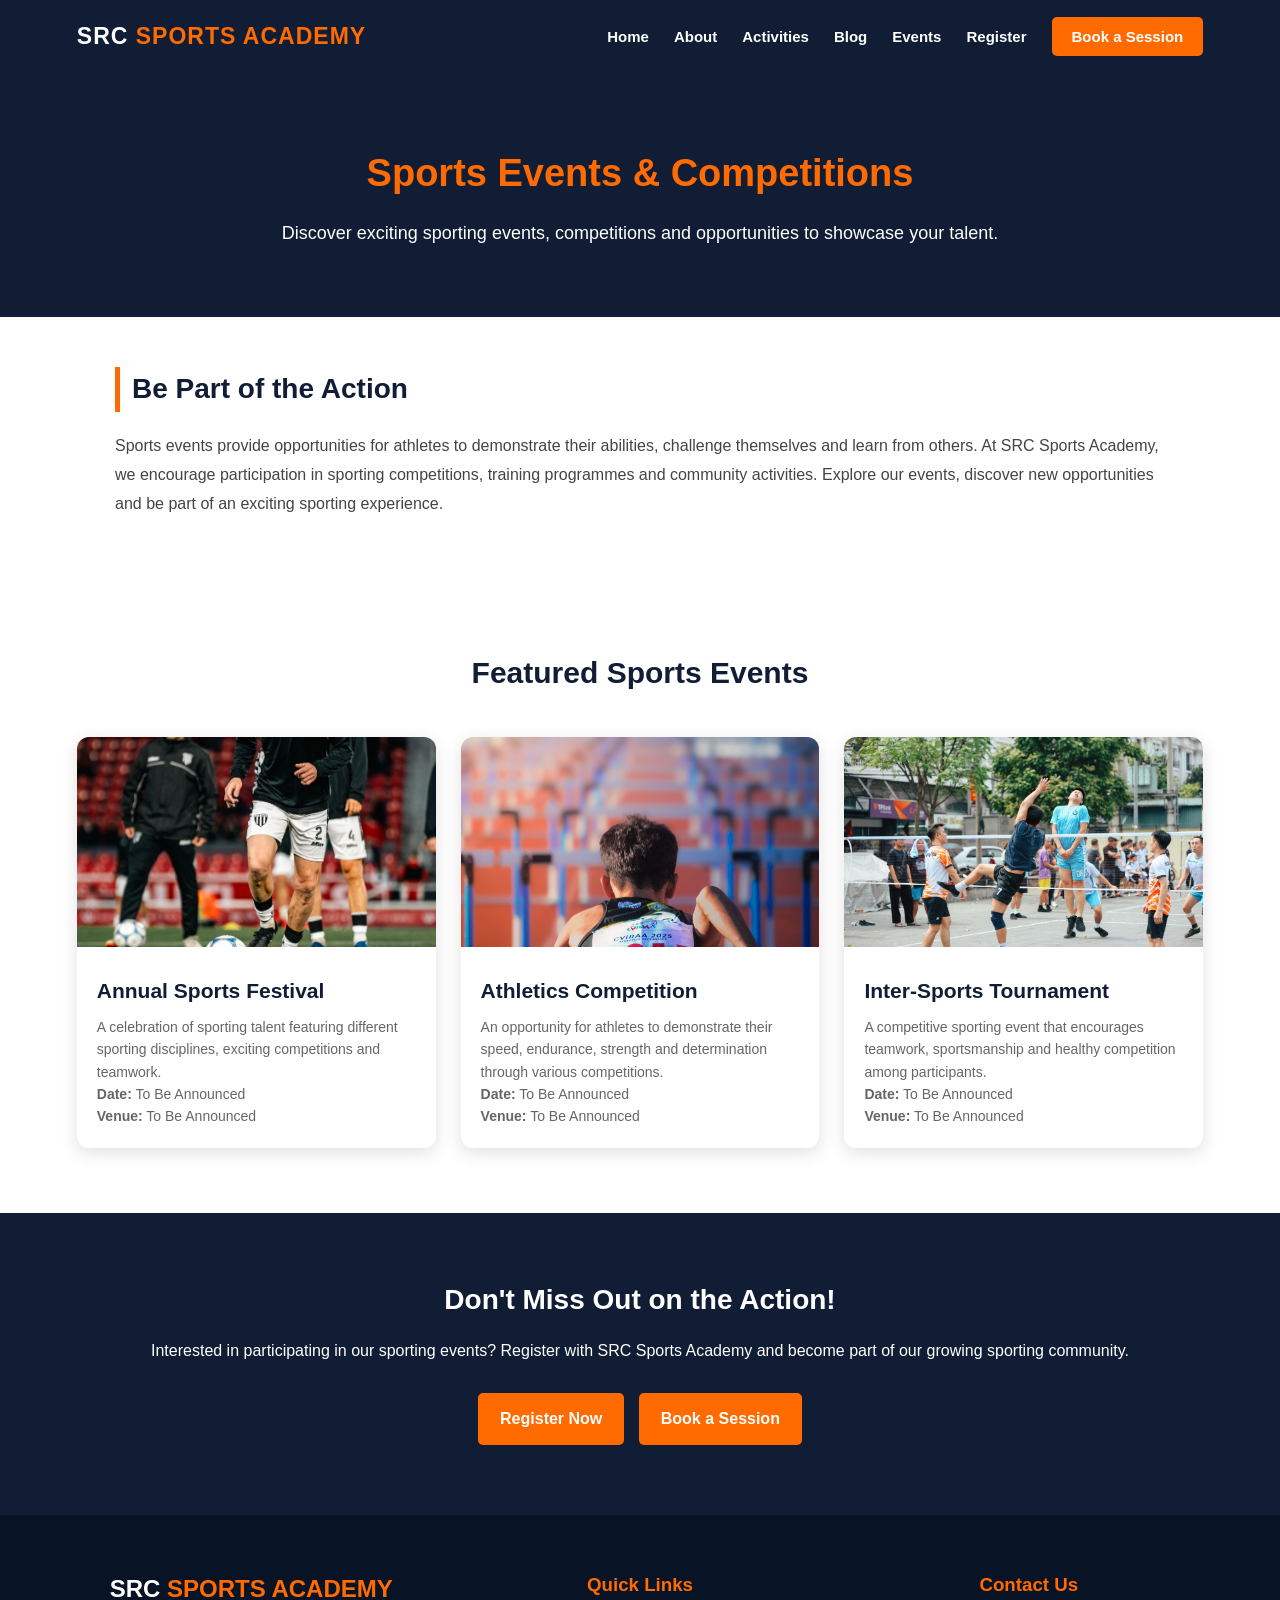
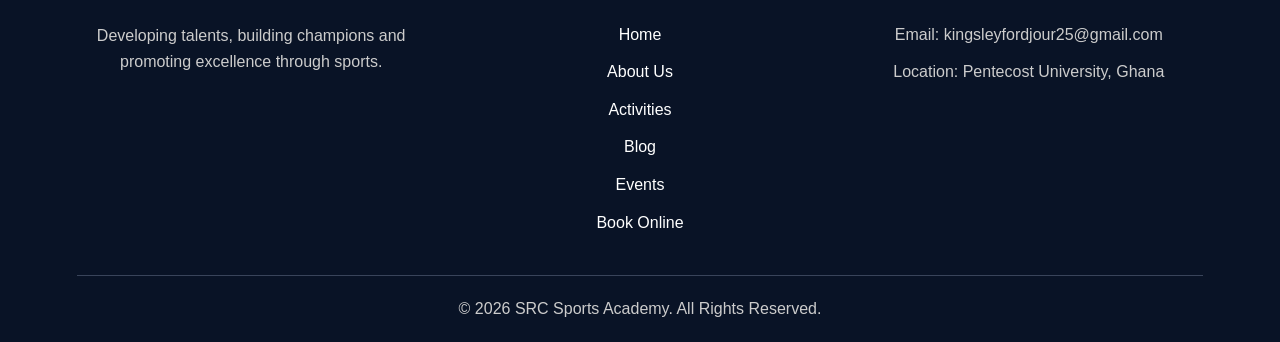
<file: events.html>
<!DOCTYPE html>
<html lang="en">

<head>
    <meta charset="UTF-8">
    <meta name="viewport" content="width=device-width, initial-scale=1.0">

    <meta name="description" content="Discover upcoming sports events, competitions and activities at SRC Sports Academy.">

    <title>Events | SRC Sports Academy</title>

    <link rel="stylesheet" href="css/style.css">
</head>

<body>

    <!-- HEADER SECTION -->
<header>

    <div class="logo">
        <h2>SRC <span>SPORTS ACADEMY</span></h2>
    </div>

    <button class="menu-toggle" id="menuToggle"
            aria-label="Open navigation menu"
            aria-expanded="false">
        ☰
    </button>

    <nav id="mainNav">
        <ul>
            <li><a href="index.html">Home</a></li>
            <li><a href="about.html">About</a></li>
            <li><a href="activities.html">Activities</a></li>
            <li><a href="blog.html">Blog</a></li>
            <li><a href="events.html">Events</a></li>
            <li><a href="register.html">Register</a></li>
            <li><a href="booking.html" class="booking-btn">Book a Session</a></li>
        </ul>
    </nav>

</header>
<!-- PAGE BANNER -->
<section class="page-banner">

    <h1>Sports Events & Competitions</h1>

    <p>Discover exciting sporting events, competitions and opportunities to showcase your talent.</p>

</section>
<!-- EVENTS INTRODUCTION -->
<section class="about-section">

    <h2>Be Part of the Action</h2>

    <p>
        Sports events provide opportunities for athletes to demonstrate
        their abilities, challenge themselves and learn from others.
        At SRC Sports Academy, we encourage participation in sporting
        competitions, training programmes and community activities.
        Explore our events, discover new opportunities and be part
        of an exciting sporting experience.
    </p>

</section>
<!-- UPCOMING EVENTS -->
<section class="sports-section">

    <h2>Featured Sports Events</h2>

    <div class="sports-container">

        <!-- EVENT 1 -->
        <div class="sport-card">
            <img src="images/football.jpg.jpg" alt="Football players competing">

            <div class="sport-info">
                <h3>Annual Sports Festival</h3>

                <p>
                    A celebration of sporting talent featuring
                    different sporting disciplines, exciting
                    competitions and teamwork.
                </p>

                <p><strong>Date:</strong> To Be Announced</p>
                <p><strong>Venue:</strong> To Be Announced</p>
            </div>
        </div>

        <!-- EVENT 2 -->
        <div class="sport-card">
            <img src="images/athletics.jpg.jpg" alt="Athletes participating in a race">

            <div class="sport-info">
                <h3>Athletics Competition</h3>

                <p>
                    An opportunity for athletes to demonstrate
                    their speed, endurance, strength and
                    determination through various competitions.
                </p>

                <p><strong>Date:</strong> To Be Announced</p>
                <p><strong>Venue:</strong> To Be Announced</p>
            </div>
        </div>

        <!-- EVENT 3 -->
        <div class="sport-card">
            <img src="images/volleyball.jpg.jpg" alt="Volleyball players competing">

            <div class="sport-info">
                <h3>Inter-Sports Tournament</h3>

                <p>
                    A competitive sporting event that encourages
                    teamwork, sportsmanship and healthy
                    competition among participants.
                </p>

                <p><strong>Date:</strong> To Be Announced</p>
                <p><strong>Venue:</strong> To Be Announced</p>
            </div>
        </div>

    </div>

</section>
<!-- EVENT REGISTRATION SECTION -->
<section class="call-to-action">

    <h2>Don't Miss Out on the Action!</h2>

    <p>
        Interested in participating in our sporting events?
        Register with SRC Sports Academy and become part
        of our growing sporting community.
    </p>

    <a href="register.html" class="primary-btn">Register Now</a>

    <a href="booking.html" class="primary-btn">Book a Session</a>

</section>
<!-- WEBSITE FOOTER -->
<footer class="main-footer">

    <div class="footer-container">

        <div class="footer-about">
            <h2>SRC <span>SPORTS ACADEMY</span></h2>
            <p>Developing talents, building champions and promoting excellence through sports.</p>
        </div>

        <div class="footer-links">
            <h3>Quick Links</h3>
            <a href="index.html">Home</a>
            <a href="about.html">About Us</a>
            <a href="activities.html">Activities</a>
            <a href="blog.html">Blog</a>
            <a href="events.html">Events</a>
            <a href="booking.html">Book Online</a>
        </div>

        <div class="footer-contact">
            <h3>Contact Us</h3>
            <p>Email: kingsleyfordjour25@gmail.com</p>
            <p>Location: Pentecost University, Ghana</p>
        </div>

    </div>

    <div class="footer-bottom">
        <p>&copy; 2026 SRC Sports Academy. All Rights Reserved.</p>
    </div>

</footer>


    <script src="js/script.js"></script>

</body>
</html>
</file>
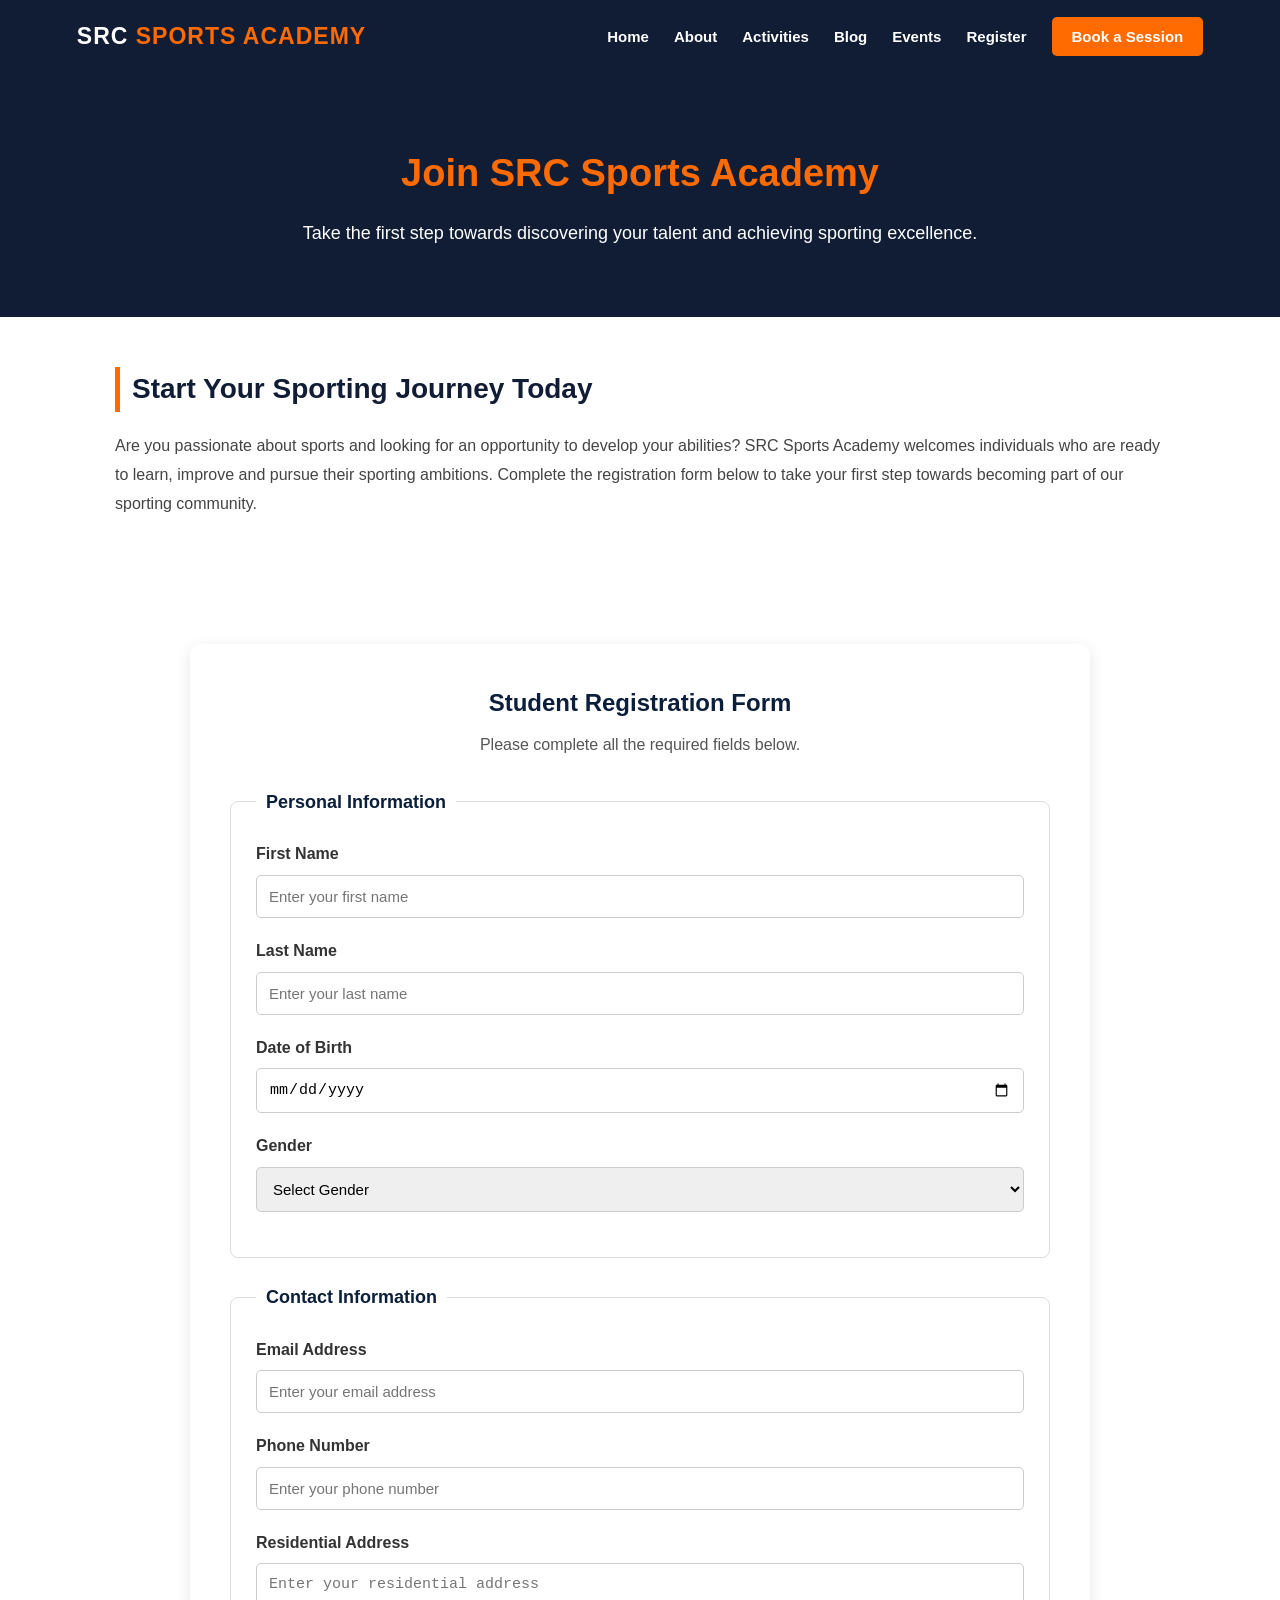
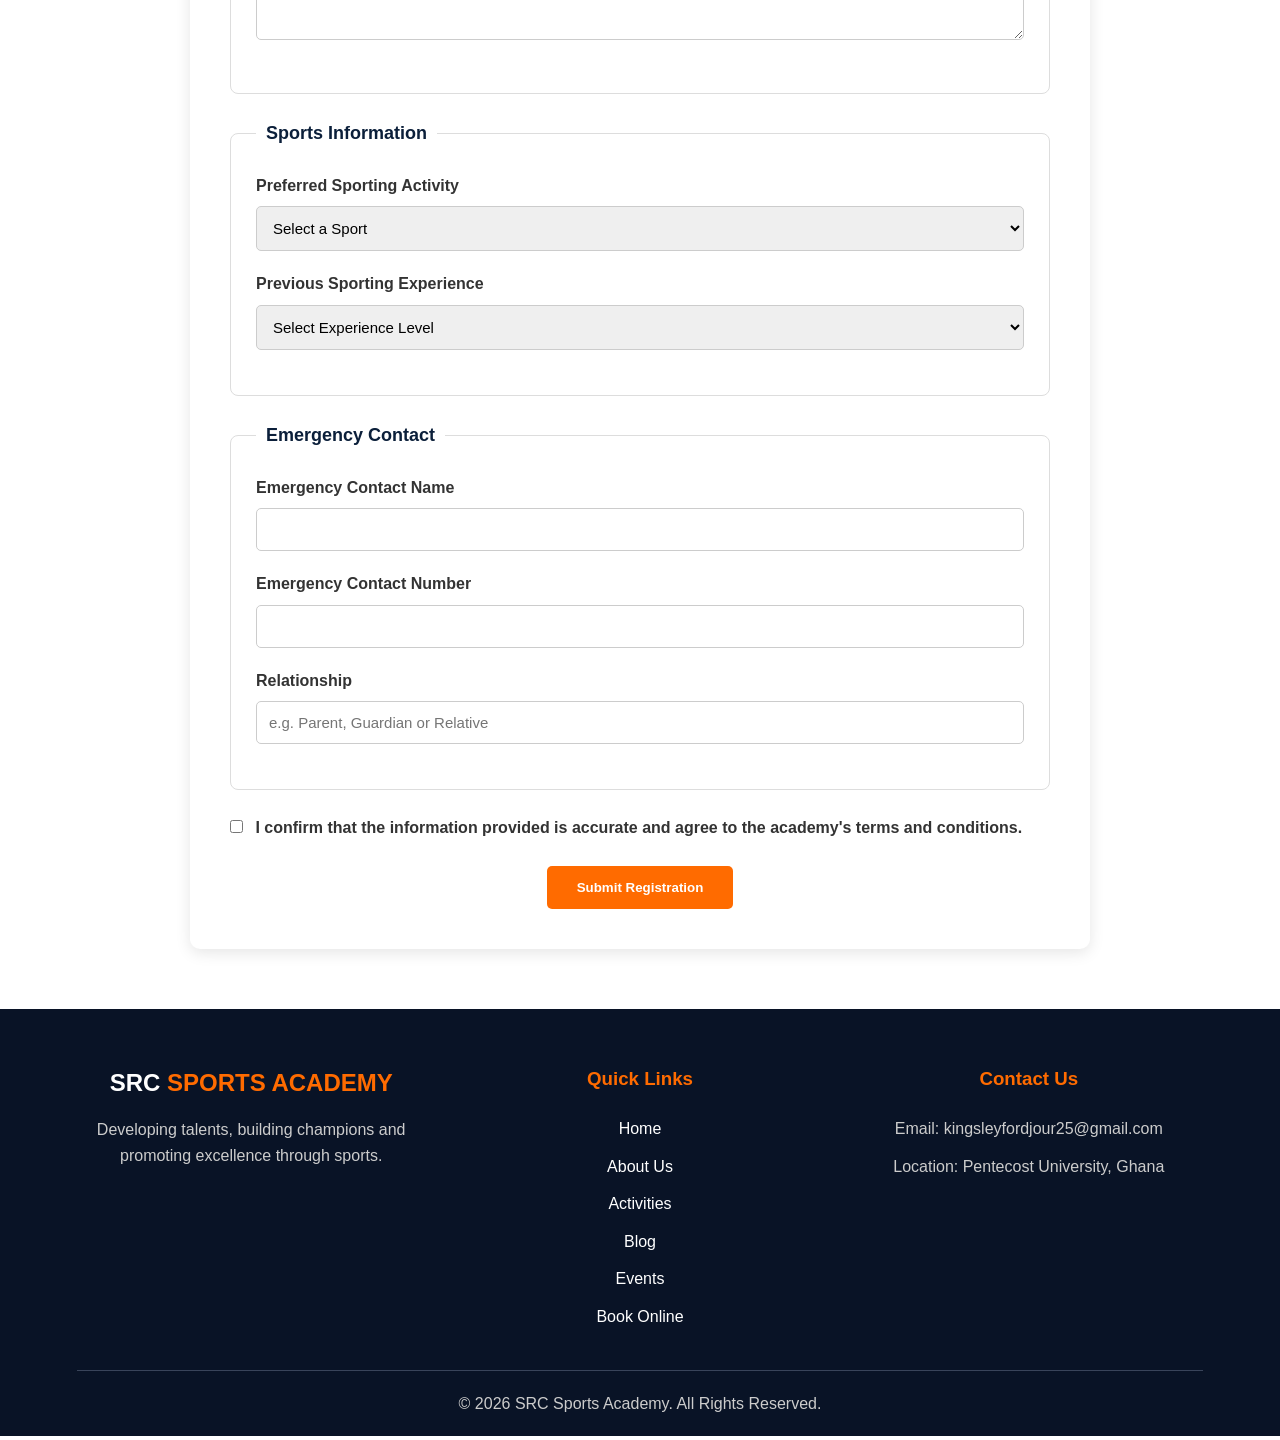
<file: register.html>
<!DOCTYPE html>
<html lang="en">

<head>
    <meta charset="UTF-8">
    <meta name="viewport" content="width=device-width, initial-scale=1.0">

    <meta name="description" content="Register with SRC Sports Academy and begin your sporting journey.">

    <title>Register | SRC Sports Academy</title>

    <link rel="stylesheet" href="css/style.css">
</head>

<body>

   <!-- HEADER SECTION -->
<header>

    <div class="logo">
        <h2>SRC <span>SPORTS ACADEMY</span></h2>
    </div>

    <button class="menu-toggle" id="menuToggle"
            aria-label="Open navigation menu"
            aria-expanded="false">
        ☰
    </button>

    <nav id="mainNav">
        <ul>
            <li><a href="index.html">Home</a></li>
            <li><a href="about.html">About</a></li>
            <li><a href="activities.html">Activities</a></li>
            <li><a href="blog.html">Blog</a></li>
            <li><a href="events.html">Events</a></li>
            <li><a href="register.html">Register</a></li>
            <li><a href="booking.html" class="booking-btn">Book a Session</a></li>
        </ul>
    </nav>

</header>
<!-- PAGE BANNER -->
<section class="page-banner">

    <h1>Join SRC Sports Academy</h1>

    <p>Take the first step towards discovering your talent and achieving sporting excellence.</p>

</section>
<!-- REGISTRATION INTRODUCTION -->
<section class="about-section">

    <h2>Start Your Sporting Journey Today</h2>

    <p>
        Are you passionate about sports and looking for an opportunity
        to develop your abilities? SRC Sports Academy welcomes individuals
        who are ready to learn, improve and pursue their sporting ambitions.
        Complete the registration form below to take your first step
        towards becoming part of our sporting community.
    </p>

</section>
<!-- REGISTRATION FORM -->
<section class="registration-section">

    <h2>Student Registration Form</h2>

    <p>Please complete all the required fields below.</p>

    <form id="registrationForm">

        <!-- PERSONAL INFORMATION -->
        <fieldset>

            <legend>Personal Information</legend>

            <div class="form-group">
                <label for="firstName">First Name</label>
                <input type="text" id="firstName" name="firstName"
                       placeholder="Enter your first name" required>
            </div>

            <div class="form-group">
                <label for="lastName">Last Name</label>
                <input type="text" id="lastName" name="lastName"
                       placeholder="Enter your last name" required>
            </div>

            <div class="form-group">
                <label for="dateOfBirth">Date of Birth</label>
                <input type="date" id="dateOfBirth" name="dateOfBirth" required>
            </div>

            <div class="form-group">
                <label for="gender">Gender</label>
                <select id="gender" name="gender" required>
                    <option value="">Select Gender</option>
                    <option value="Male">Male</option>
                    <option value="Female">Female</option>
                    <option value="Prefer not to say">Prefer not to say</option>
                </select>
            </div>

        </fieldset>

        <!-- CONTACT INFORMATION -->
        <fieldset>

            <legend>Contact Information</legend>

            <div class="form-group">
                <label for="email">Email Address</label>
                <input type="email" id="email" name="email"
                       placeholder="Enter your email address" required>
            </div>

            <div class="form-group">
                <label for="phone">Phone Number</label>
                <input type="tel" id="phone" name="phone"
                       placeholder="Enter your phone number" required>
            </div>

            <div class="form-group">
                <label for="address">Residential Address</label>
                <textarea id="address" name="address"
                          placeholder="Enter your residential address"
                          rows="3" required></textarea>
            </div>

        </fieldset>

        <!-- SPORTS INFORMATION -->
        <fieldset>

            <legend>Sports Information</legend>

            <div class="form-group">
                <label for="sport">Preferred Sporting Activity</label>

                <select id="sport" name="sport" required>
                    <option value="">Select a Sport</option>
                    <option value="Football">Football</option>
                    <option value="Rugby">Rugby</option>
                    <option value="Wrestling">Wrestling</option>
                    <option value="Taekwondo">Taekwondo</option>
                    <option value="Judo">Judo</option>
                    <option value="Volleyball">Volleyball</option>
                    <option value="Ballet">Ballet</option>
                    <option value="Table Tennis">Table Tennis</option>
                    <option value="Handball">Handball</option>
                    <option value="Gymnastics">Gymnastics</option>
                </select>
            </div>

            <div class="form-group">
                <label for="experience">Previous Sporting Experience</label>

                <select id="experience" name="experience" required>
                    <option value="">Select Experience Level</option>
                    <option value="Beginner">Beginner</option>
                    <option value="Intermediate">Intermediate</option>
                    <option value="Advanced">Advanced</option>
                </select>
            </div>

        </fieldset>

        <!-- EMERGENCY CONTACT -->
        <fieldset>

            <legend>Emergency Contact</legend>

            <div class="form-group">
                <label for="emergencyName">Emergency Contact Name</label>
                <input type="text" id="emergencyName" name="emergencyName" required>
            </div>

            <div class="form-group">
                <label for="emergencyPhone">Emergency Contact Number</label>
                <input type="tel" id="emergencyPhone" name="emergencyPhone" required>
            </div>

            <div class="form-group">
                <label for="relationship">Relationship</label>
                <input type="text" id="relationship" name="relationship"
                       placeholder="e.g. Parent, Guardian or Relative" required>
            </div>

        </fieldset>

        <!-- TERMS AND CONDITIONS -->
        <div class="form-group">

            <label>
                <input type="checkbox" name="terms" required>
                I confirm that the information provided is accurate
                and agree to the academy's terms and conditions.
            </label>

        </div>

        <button type="submit" class="primary-btn">
            Submit Registration
        </button>

        <p id="registrationMessage" aria-live="polite"></p>

    </form>

</section>
<!-- WEBSITE FOOTER -->
<footer class="main-footer">

    <div class="footer-container">

        <div class="footer-about">
            <h2>SRC <span>SPORTS ACADEMY</span></h2>
            <p>Developing talents, building champions and promoting excellence through sports.</p>
        </div>

        <div class="footer-links">
            <h3>Quick Links</h3>
            <a href="index.html">Home</a>
            <a href="about.html">About Us</a>
            <a href="activities.html">Activities</a>
            <a href="blog.html">Blog</a>
            <a href="events.html">Events</a>
            <a href="booking.html">Book Online</a>
        </div>

        <div class="footer-contact">
            <h3>Contact Us</h3>
            <p>Email: kingsleyfordjour25@gmail.com</p>
            <p>Location: Pentecost University, Ghana</p>
        </div>

    </div>

    <div class="footer-bottom">
        <p>&copy; 2026 SRC Sports Academy. All Rights Reserved.</p>
    </div>

</footer>


    <script src="js/script.js"></script>

</body>
</html>
</file>
<file: css/style.css>
/* GENERAL SETTINGS */

* {
    margin: 0;
    padding: 0;
    box-sizing: border-box;
}

body {
    font-family: Arial, Helvetica, sans-serif;
    background-color: #ffffff;
    color: #252525;
    line-height: 1.6;
}

html {
    scroll-behavior: smooth;
}


/* HEADER */

header {
    background-color: #101D35;
    color: white;
    padding: 18px 6%;
    display: flex;
    justify-content: space-between;
    align-items: center;
    flex-wrap: wrap;
}

.logo h2 {
    font-size: 23px;
    letter-spacing: 1px;
}

.logo span {
    color: #FF6B00;
}


/* NAVIGATION */

nav ul {
    display: flex;
    list-style: none;
    gap: 25px;
}

nav ul li a {
    color: white;
    text-decoration: none;
    font-size: 15px;
    font-weight: bold;
    transition: 0.3s;
}

nav ul li a:hover {
    color: #FF6B00;
}


/* BOOKING BUTTON */

.booking-btn {
    background-color: #FF6B00;
    color: white;
    padding: 11px 20px;
    border-radius: 5px;
    text-decoration: none;
    font-weight: bold;
    transition: 0.3s;
}

.booking-btn:hover {
    background-color: #e65c00;
    transform: translateY(-2px);
}


/* HERO SECTION */

.hero {
    min-height: 500px;
    background-color: #101D35;
    color: white;
    padding: 70px 6%;
    display: flex;
    align-items: center;
    justify-content: space-between;
    gap: 40px;
}

.hero-content {
    flex: 1;
}

.hero-content h1 {
    font-size: 43px;
    line-height: 1.2;
    margin-bottom: 25px;
}

.hero-content p {
    font-size: 17px;
    margin-bottom: 30px;
    color: #dddddd;
    max-width: 550px;
}


/* HERO VIDEO */

.hero-video {
    flex: 1;
}

.hero-video video {
    width: 100%;
    height: 330px;
    object-fit: cover;
    border-radius: 12px;
    box-shadow: 0 8px 25px rgba(0,0,0,0.3);
}


/* BUTTONS */

.primary-btn,
.secondary-btn {
    display: inline-block;
    padding: 13px 22px;
    border-radius: 5px;
    text-decoration: none;
    font-weight: bold;
    margin: 5px;
    transition: 0.3s;
}

.primary-btn {
    background-color: #FF6B00;
    color: white;
}

.primary-btn:hover {
    background-color: #e65c00;
    transform: translateY(-3px);
}

.secondary-btn {
    border: 2px solid white;
    color: white;
}

.secondary-btn:hover {
    background-color: white;
    color: #101D35;
}


/* INTRODUCTION */

.introduction {
    padding: 65px 10%;
    text-align: center;
    background-color: #F4F6F9;
}

.introduction h2 {
    color: #101D35;
    font-size: 28px;
    margin-bottom: 20px;
}

.introduction p {
    max-width: 800px;
    margin: auto;
    font-size: 17px;
}


/* SPORTS SECTION */

.sports-section {
    padding: 65px 6%;
    text-align: center;
}

.sports-section h2 {
    color: #101D35;
    font-size: 30px;
    margin-bottom: 15px;
}

.sports-section > p {
    margin-bottom: 35px;
}


/* CALL TO ACTION */

.call-to-action {
    background-color: #101D35;
    color: white;
    text-align: center;
    padding: 65px 20px;
}

.call-to-action h2 {
    font-size: 28px;
    margin-bottom: 15px;
}

.call-to-action p {
    margin-bottom: 25px;
}


/* FOOTER */

footer {
    background-color: #091326;
    color: white;
    text-align: center;
    padding: 25px;
}


/* RESPONSIVE DESIGN */

@media screen and (max-width: 900px) {

    header {
        gap: 20px;
    }

    nav ul {
        gap: 12px;
        flex-wrap: wrap;
    }

    .hero {
        flex-direction: column;
        text-align: center;
    }

    .hero-content p {
        margin-left: auto;
        margin-right: auto;
    }

    .hero-video {
        width: 100%;
    }

}


@media screen and (max-width: 600px) {

    header {
        flex-direction: column;
        text-align: center;
    }

    nav ul {
        flex-direction: column;
        gap: 12px;
    }

    .hero-content h1 {
        font-size: 30px;
    }

    .hero {
        padding: 45px 5%;
    }

    .hero-video video {
        height: 220px;
    }

}

/* SPORTS CARDS */

.sports-container {
    display: grid;
    grid-template-columns: repeat(3, 1fr);
    gap: 25px;
    margin-top: 40px;
}

.sport-card {
    background-color: white;
    border-radius: 12px;
    overflow: hidden;
    box-shadow: 0 5px 18px rgba(0,0,0,0.12);
    transition: 0.3s;
    text-align: left;
}

.sport-card:hover {
    transform: translateY(-8px);
    box-shadow: 0 10px 25px rgba(0,0,0,0.2);
}

.sport-card img {
    width: 100%;
    height: 210px;
    object-fit: cover;
}

.sport-info {
    padding: 20px;
}

.sport-info h3 {
    color: #101D35;
    margin-bottom: 8px;
    font-size: 21px;
}

.sport-info p {
    color: #666;
    font-size: 14px;
}


/* RESPONSIVE SPORTS CARDS */

@media screen and (max-width: 900px) {
    .sports-container {
        grid-template-columns: repeat(2, 1fr);
    }
}

@media screen and (max-width: 600px) {
    .sports-container {
        grid-template-columns: 1fr;
    }
}
/* HAMBURGER MENU */

.menu-toggle {
    display: none;
    background: none;
    color: white;
    border: none;
    font-size: 28px;
    cursor: pointer;
}


/* SEARCH SECTION */

.search-section {
    padding: 20px 6%;
    background-color: #F4F6F9;
    text-align: center;
}

.search-section form {
    display: flex;
    justify-content: center;
    align-items: center;
    gap: 10px;
    flex-wrap: wrap;
}

.search-section input {
    padding: 12px;
    width: 280px;
    border: 1px solid #ccc;
    border-radius: 5px;
}

.search-section button {
    padding: 12px 20px;
    background-color: #101D35;
    color: white;
    border: none;
    border-radius: 5px;
    cursor: pointer;
}

.search-section button:hover {
    background-color: #FF6B00;
}

#searchMessage {
    margin-top: 10px;
    color: #101D35;
}


/* SEARCH HIGHLIGHT */

.search-highlight {
    background-color: yellow;
    color: black;
}


/* MOBILE NAVIGATION */

@media screen and (max-width: 900px) {

    .menu-toggle {
        display: block;
    }

    header {
        position: relative;
    }

    nav {
        display: none;
        width: 100%;
    }

    nav.active {
        display: block;
    }

    nav ul {
        flex-direction: column;
        align-items: center;
        padding: 20px;
    }

    nav ul li {
        padding: 8px;
    }

}
/* VISITOR COUNTER */

.visitor-counter {
    background-color: #FF6B00;
    color: white;
    text-align: center;
    padding: 30px 20px;
}

.visitor-counter h2 {
    font-size: 24px;
    margin-bottom: 10px;
}

.visitor-counter span {
    display: block;
    font-size: 40px;
    font-weight: bold;
    margin: 10px 0;
}
/* CAPTCHA SECTION */

.captcha-section {
    padding: 45px 20px;
    text-align: center;
    background-color: #F4F6F9;
}

.captcha-section h2 {
    color: #101D35;
    margin-bottom: 10px;
}

.captcha-section input {
    padding: 12px;
    border: 1px solid #ccc;
    border-radius: 5px;
    margin: 15px 5px;
    width: 180px;
}

.captcha-section button {
    padding: 12px 25px;
    background-color: #FF6B00;
    color: white;
    border: none;
    border-radius: 5px;
    cursor: pointer;
}

.captcha-section button:hover {
    background-color: #e65c00;
}

#captchaMessage {
    margin-top: 12px;
    font-weight: bold;
}
/* ACHIEVEMENTS SECTION */

.achievements {
    padding: 65px 6%;
    text-align: center;
    background-color: #F4F6F9;
}

.achievements h2 {
    color: #101D35;
    margin-bottom: 15px;
}

.achievement-container {
    display: grid;
    grid-template-columns: repeat(3, 1fr);
    gap: 25px;
    margin-top: 35px;
}

.achievement-card {
    background-color: white;
    padding: 35px 20px;
    border-radius: 12px;
    box-shadow: 0 5px 15px rgba(0,0,0,0.1);
    transition: 0.3s;
}

.achievement-card:hover {
    transform: translateY(-5px);
}

.achievement-card h3 {
    color: #FF6B00;
    font-size: 40px;
}


/* MEDIA COVERAGE */

.media-coverage {
    padding: 60px 6%;
    text-align: center;
}

.media-coverage h2 {
    color: #101D35;
    margin-bottom: 15px;
}

.media-card {
    max-width: 600px;
    margin: 30px auto 0;
    padding: 30px;
    border-radius: 10px;
    box-shadow: 0 5px 18px rgba(0,0,0,0.12);
}

.media-card h3 {
    color: #101D35;
    margin-bottom: 15px;
}

.media-card a {
    display: inline-block;
    margin-top: 20px;
    background-color: #FF6B00;
    color: white;
    padding: 12px 20px;
    border-radius: 5px;
    text-decoration: none;
}

.media-card a:hover {
    background-color: #e65c00;
}


/* RESPONSIVE ACHIEVEMENTS */

@media screen and (max-width: 600px) {

    .achievement-container {
        grid-template-columns: 1fr;
    }

}
/* SOCIAL MEDIA SECTION */

.social-section {
    background-color: #101D35;
    color: white;
    text-align: center;
    padding: 60px 20px;
}

.social-section h2 {
    margin-bottom: 15px;
}

.social-links {
    display: flex;
    justify-content: center;
    flex-wrap: wrap;
    gap: 15px;
    margin-top: 30px;
}

.social-links a {
    background-color: #FF6B00;
    color: white;
    text-decoration: none;
    padding: 12px 22px;
    border-radius: 6px;
    font-weight: bold;
    transition: 0.3s;
}

.social-links a:hover {
    background-color: white;
    color: #101D35;
    transform: translateY(-4px);
}


/* TWITTER SECTION */

.twitter-section {
    padding: 60px 20px;
    text-align: center;
    background-color: #F4F6F9;
}

.twitter-section h2 {
    color: #101D35;
    margin-bottom: 15px;
}

.twitter-section .twitter-timeline {
    margin-top: 25px;
}
/* MAIN FOOTER */

.main-footer {
    background-color: #091326;
    color: white;
    padding: 55px 6% 20px;
}

.footer-container {
    display: grid;
    grid-template-columns: repeat(3, 1fr);
    gap: 40px;
}

.footer-about h2 {
    margin-bottom: 15px;
}

.footer-about span {
    color: #FF6B00;
}

.footer-about p {
    color: #cccccc;
}

.footer-links,
.footer-contact {
    display: flex;
    flex-direction: column;
    gap: 12px;
}

.footer-links h3,
.footer-contact h3 {
    color: #FF6B00;
    margin-bottom: 10px;
}

.footer-links a {
    color: white;
    text-decoration: none;
}

.footer-links a:hover {
    color: #FF6B00;
}

.footer-contact p {
    color: #cccccc;
}

.footer-bottom {
    border-top: 1px solid #39445a;
    margin-top: 40px;
    padding-top: 20px;
    text-align: center;
    color: #cccccc;
}


/* RESPONSIVE FOOTER */

@media screen and (max-width: 700px) {

    .footer-container {
        grid-template-columns: 1fr;
        text-align: center;
    }

}
/* ==============================
   ABOUT PAGE STYLING
================================ */

/* Page Banner */
.page-banner {
    background: #101D35;
    color: white;
    text-align: center;
    padding: 70px 20px;
}

.page-banner h1 {
    font-size: 38px;
    margin-bottom: 15px;
    color: #FF6B00;
}

.page-banner p {
    font-size: 18px;
    line-height: 1.6;
}


/* About Sections */
.about-section {
    max-width: 1100px;
    margin: auto;
    padding: 50px 25px;
}

.about-section h2 {
    color: #101D35;
    font-size: 28px;
    margin-bottom: 20px;
    border-left: 5px solid #FF6B00;
    padding-left: 12px;
}

.about-section p {
    color: #444;
    font-size: 16px;
    line-height: 1.8;
    margin-bottom: 15px;
}


/* Mission and Vision */
.mission-vision {
    display: grid;
    grid-template-columns: repeat(2, 1fr);
    gap: 25px;
    max-width: 1100px;
    margin: auto;
    padding: 20px 25px 50px;
}


/* About Cards */
.about-card {
    background: #f4f6f9;
    padding: 30px;
    border-radius: 10px;
    border-bottom: 4px solid #FF6B00;
    transition: transform 0.3s ease;
}

.about-card:hover {
    transform: translateY(-5px);
}

.about-card h2,
.about-card h3 {
    color: #101D35;
    margin-bottom: 15px;
}

.about-card p {
    color: #555;
    line-height: 1.7;
}


/* Objectives */
.objectives-list {
    padding-left: 25px;
    line-height: 2;
    color: #444;
}

.objectives-list li {
    margin-bottom: 8px;
}


/* Core Values */
.values-container {
    display: grid;
    grid-template-columns: repeat(4, 1fr);
    gap: 20px;
}


/* About Page Mobile Responsiveness */
@media (max-width: 768px) {

    .page-banner {
        padding: 45px 15px;
    }

    .page-banner h1 {
        font-size: 28px;
    }

    .page-banner p {
        font-size: 16px;
    }

    .mission-vision {
        grid-template-columns: 1fr;
    }

    .values-container {
        grid-template-columns: repeat(2, 1fr);
    }

    .about-section {
        padding: 35px 20px;
    }

}

@media (max-width: 480px) {

    .values-container {
        grid-template-columns: 1fr;
    }
	
}	


/* ==============================
   REGISTRATION PAGE STYLING
============================== */

.registration-section {
    max-width: 900px;
    margin: 60px auto;
    padding: 40px;
    background: #ffffff;
    border-radius: 10px;
    box-shadow: 0 4px 15px rgba(0, 0, 0, 0.1);
}

.registration-section h2 {
    text-align: center;
    color: #0b1f3a;
    margin-bottom: 10px;
}

.registration-section > p {
    text-align: center;
    margin-bottom: 30px;
    color: #555;
}

.registration-section fieldset {
    border: 1px solid #ddd;
    border-radius: 8px;
    padding: 25px;
    margin-bottom: 25px;
}

.registration-section legend {
    color: #0b1f3a;
    font-weight: bold;
    padding: 0 10px;
    font-size: 18px;
}

.registration-section .form-group {
    margin-bottom: 20px;
}

.registration-section label {
    display: block;
    margin-bottom: 8px;
    font-weight: 600;
    color: #333;
}

.registration-section input:not([type="checkbox"]),
.registration-section select,
.registration-section textarea {
    width: 100%;
    padding: 12px;
    border: 1px solid #ccc;
    border-radius: 5px;
    font-size: 15px;
    box-sizing: border-box;
}

.registration-section input:focus,
.registration-section select:focus,
.registration-section textarea:focus {
    outline: none;
    border-color: #f39c12;
    box-shadow: 0 0 5px rgba(243, 156, 18, 0.3);
}

.registration-section textarea {
    resize: vertical;
}

.registration-section input[type="checkbox"] {
    margin-right: 8px;
}

.registration-section .primary-btn {
    display: block;
    margin: 25px auto 0;
    border: none;
    cursor: pointer;
    padding: 14px 30px;
}

/* MOBILE RESPONSIVENESS */

@media screen and (max-width: 600px) {

    .registration-section {
        margin: 30px 15px;
        padding: 20px;
    }

    .registration-section fieldset {
        padding: 15px;
    }

    .registration-section legend {
        font-size: 16px;
    }

    .registration-section .primary-btn {
        width: 100%;
    }

}
/* ACCESSIBILITY - VISUALLY HIDDEN CONTENT */

.visually-hidden {
    position: absolute;
    width: 1px;
    height: 1px;
    padding: 0;
    margin: -1px;
    overflow: hidden;
    clip: rect(0, 0, 0, 0);
    white-space: nowrap;
    border: 0;
}
</file>
